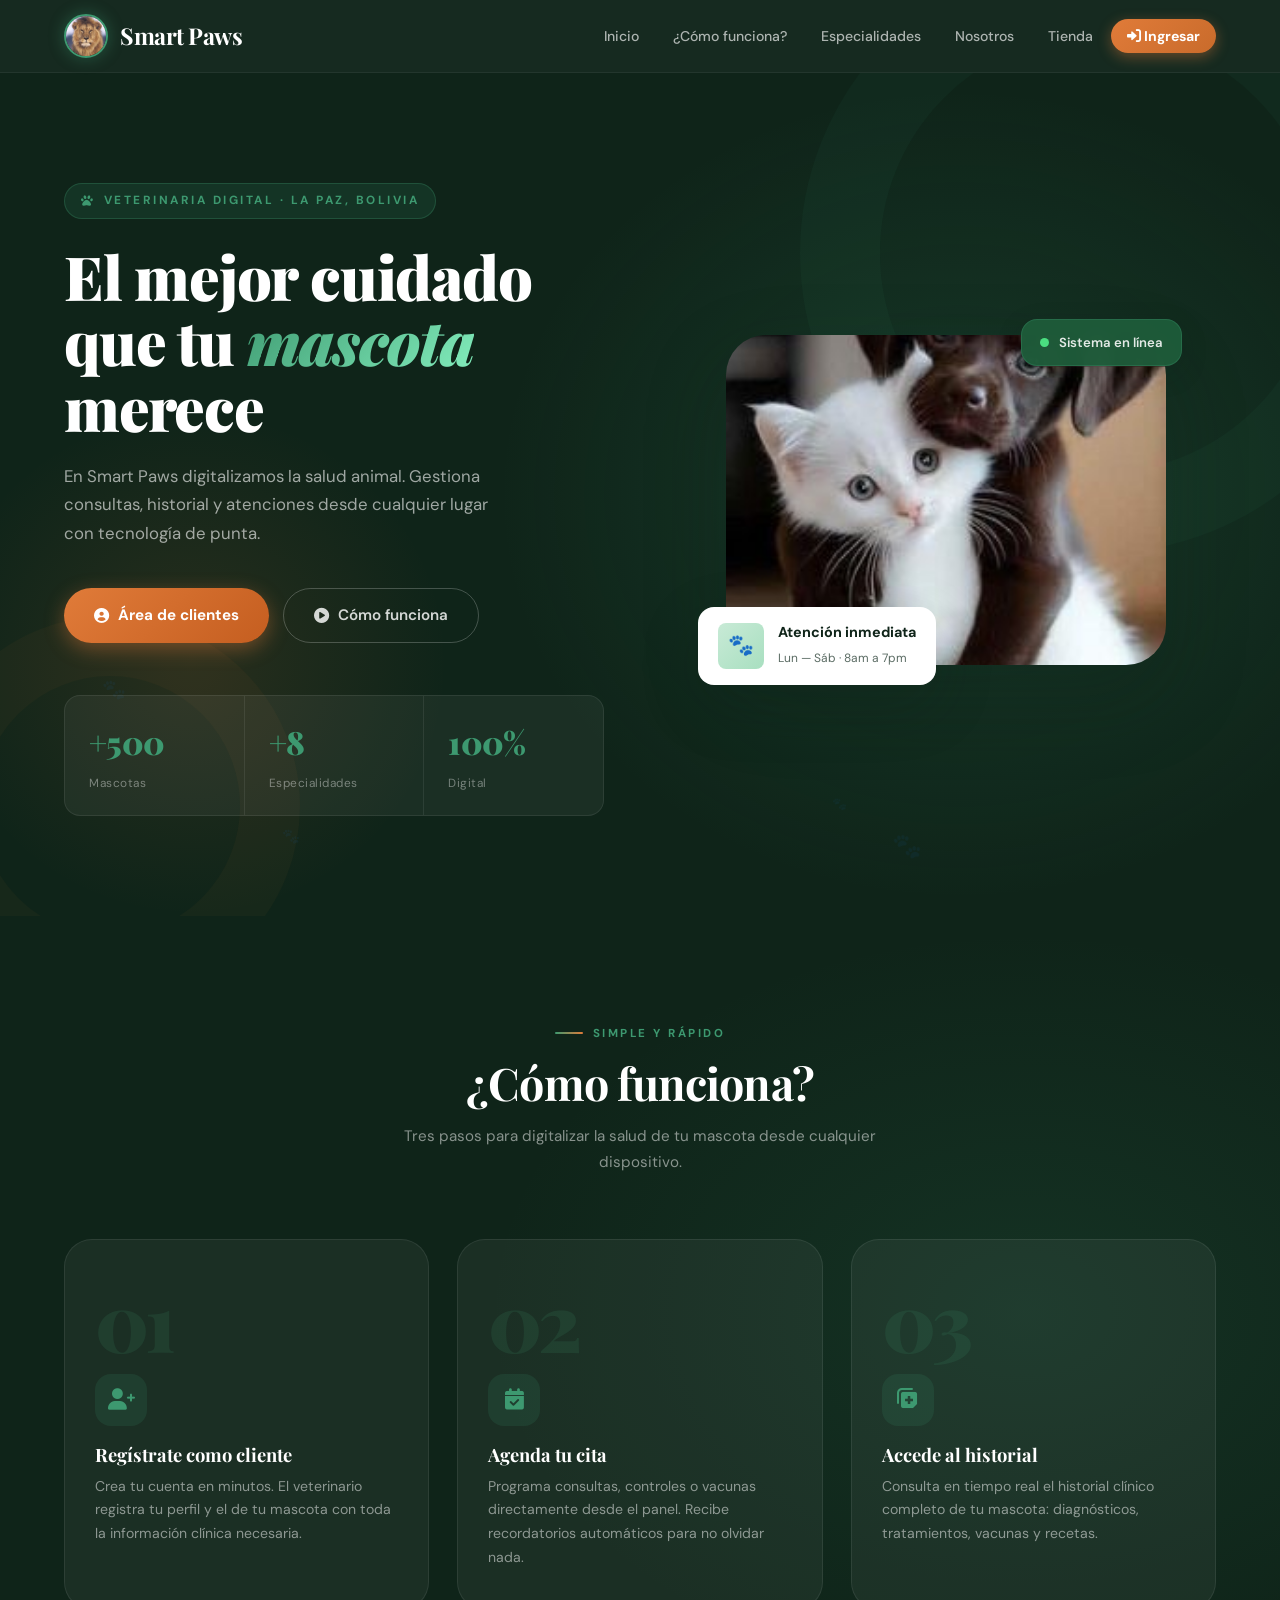
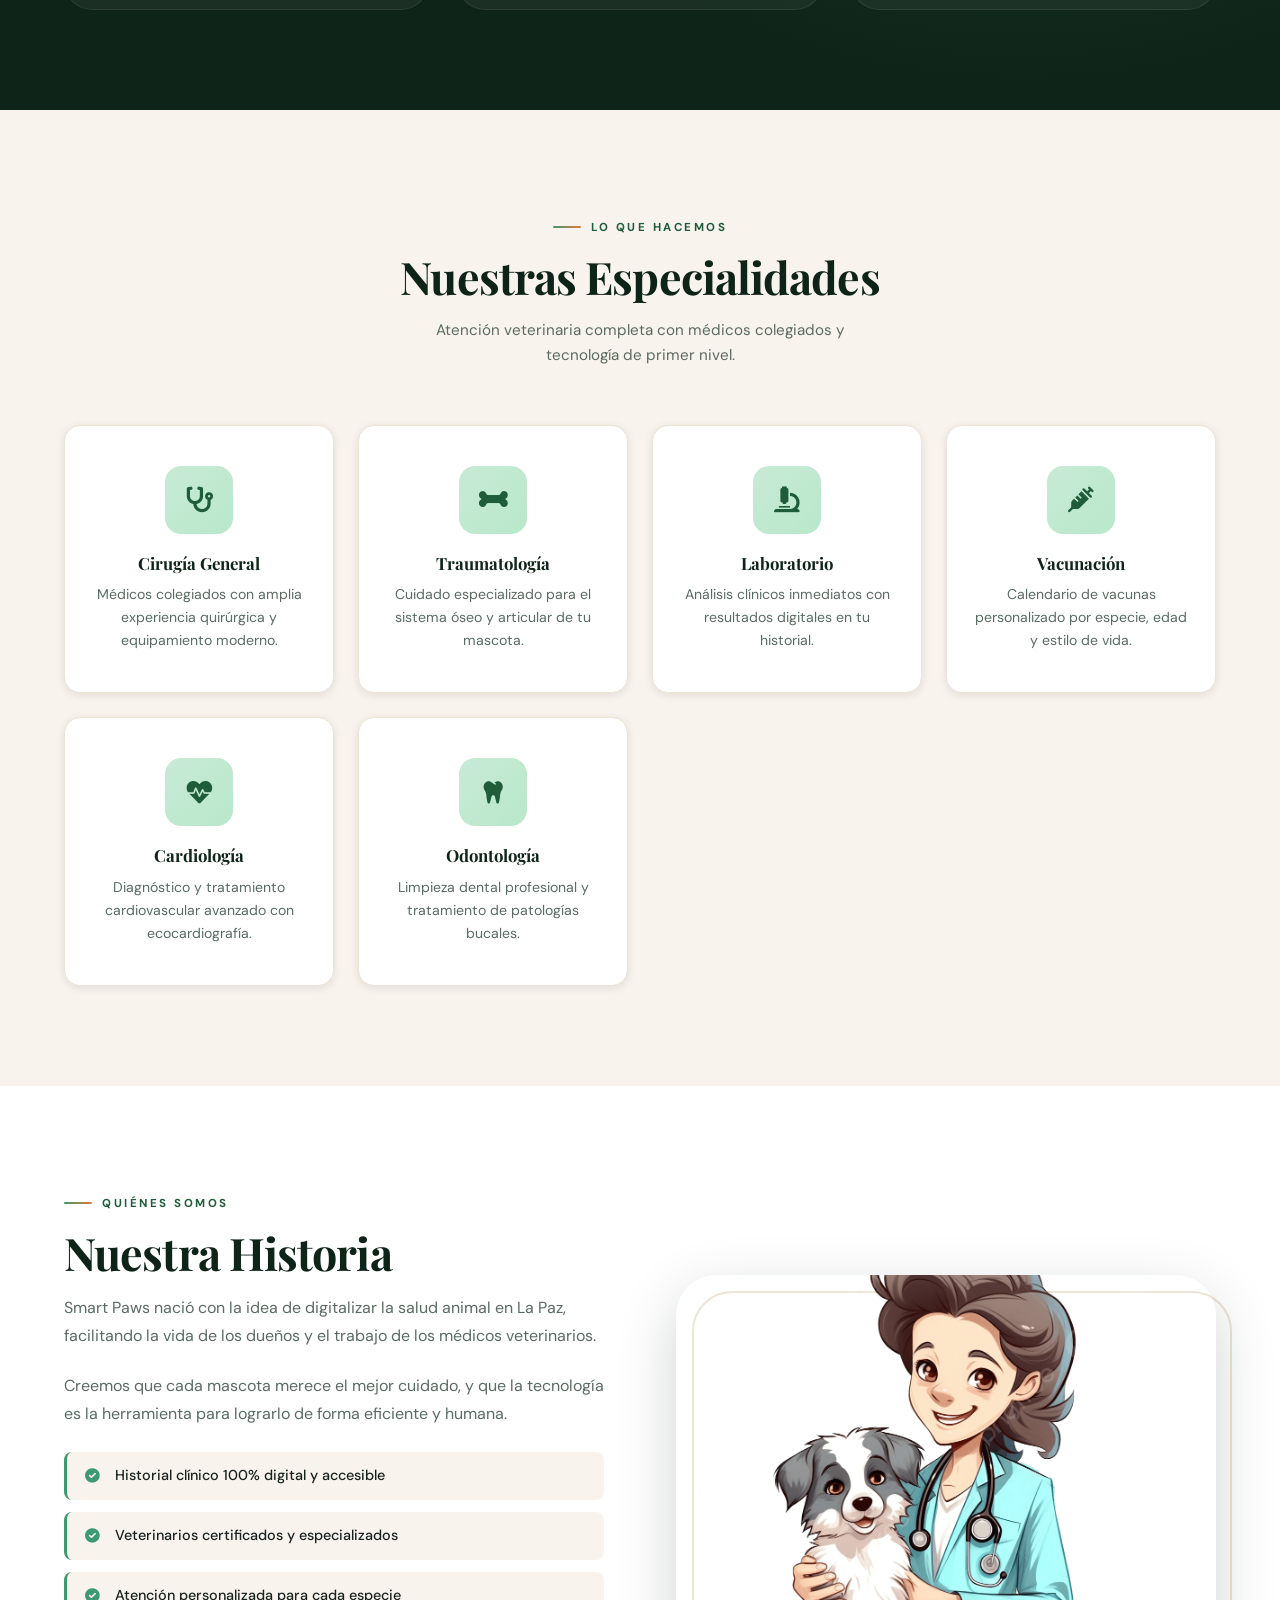
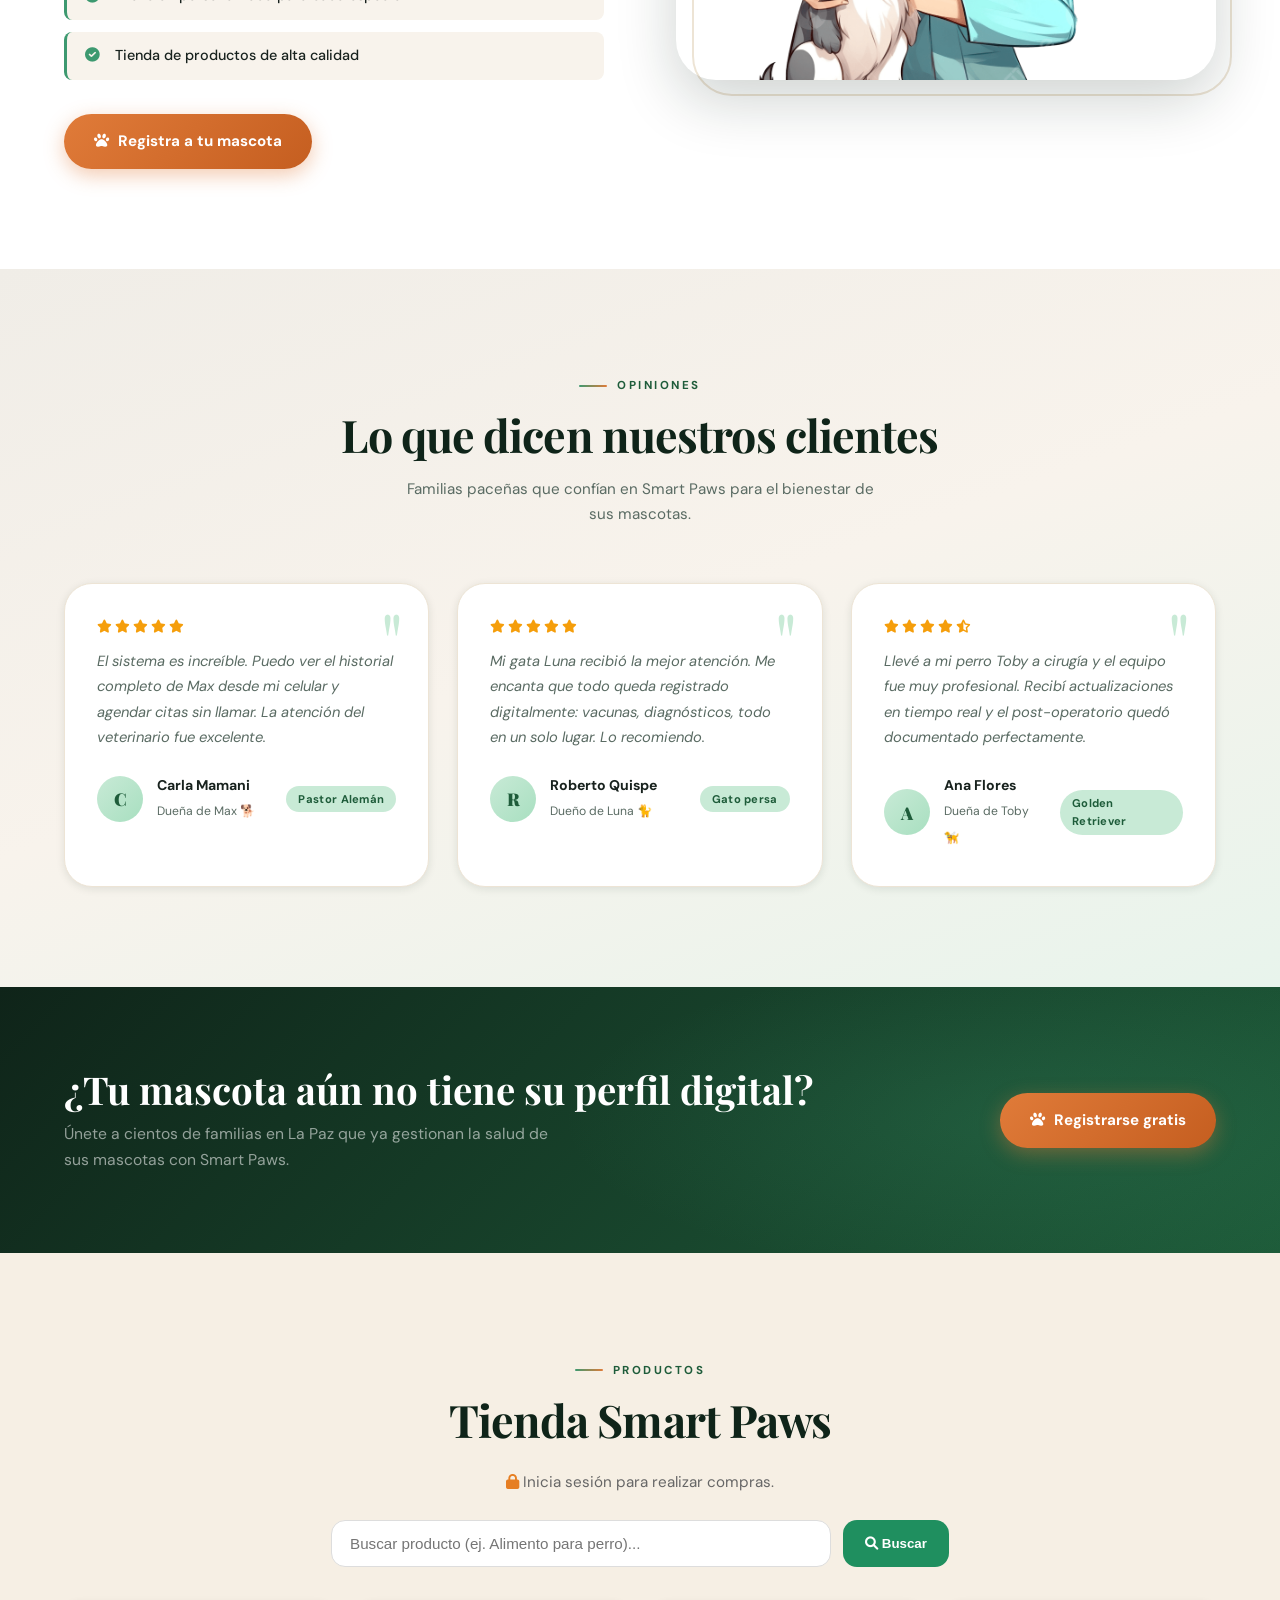
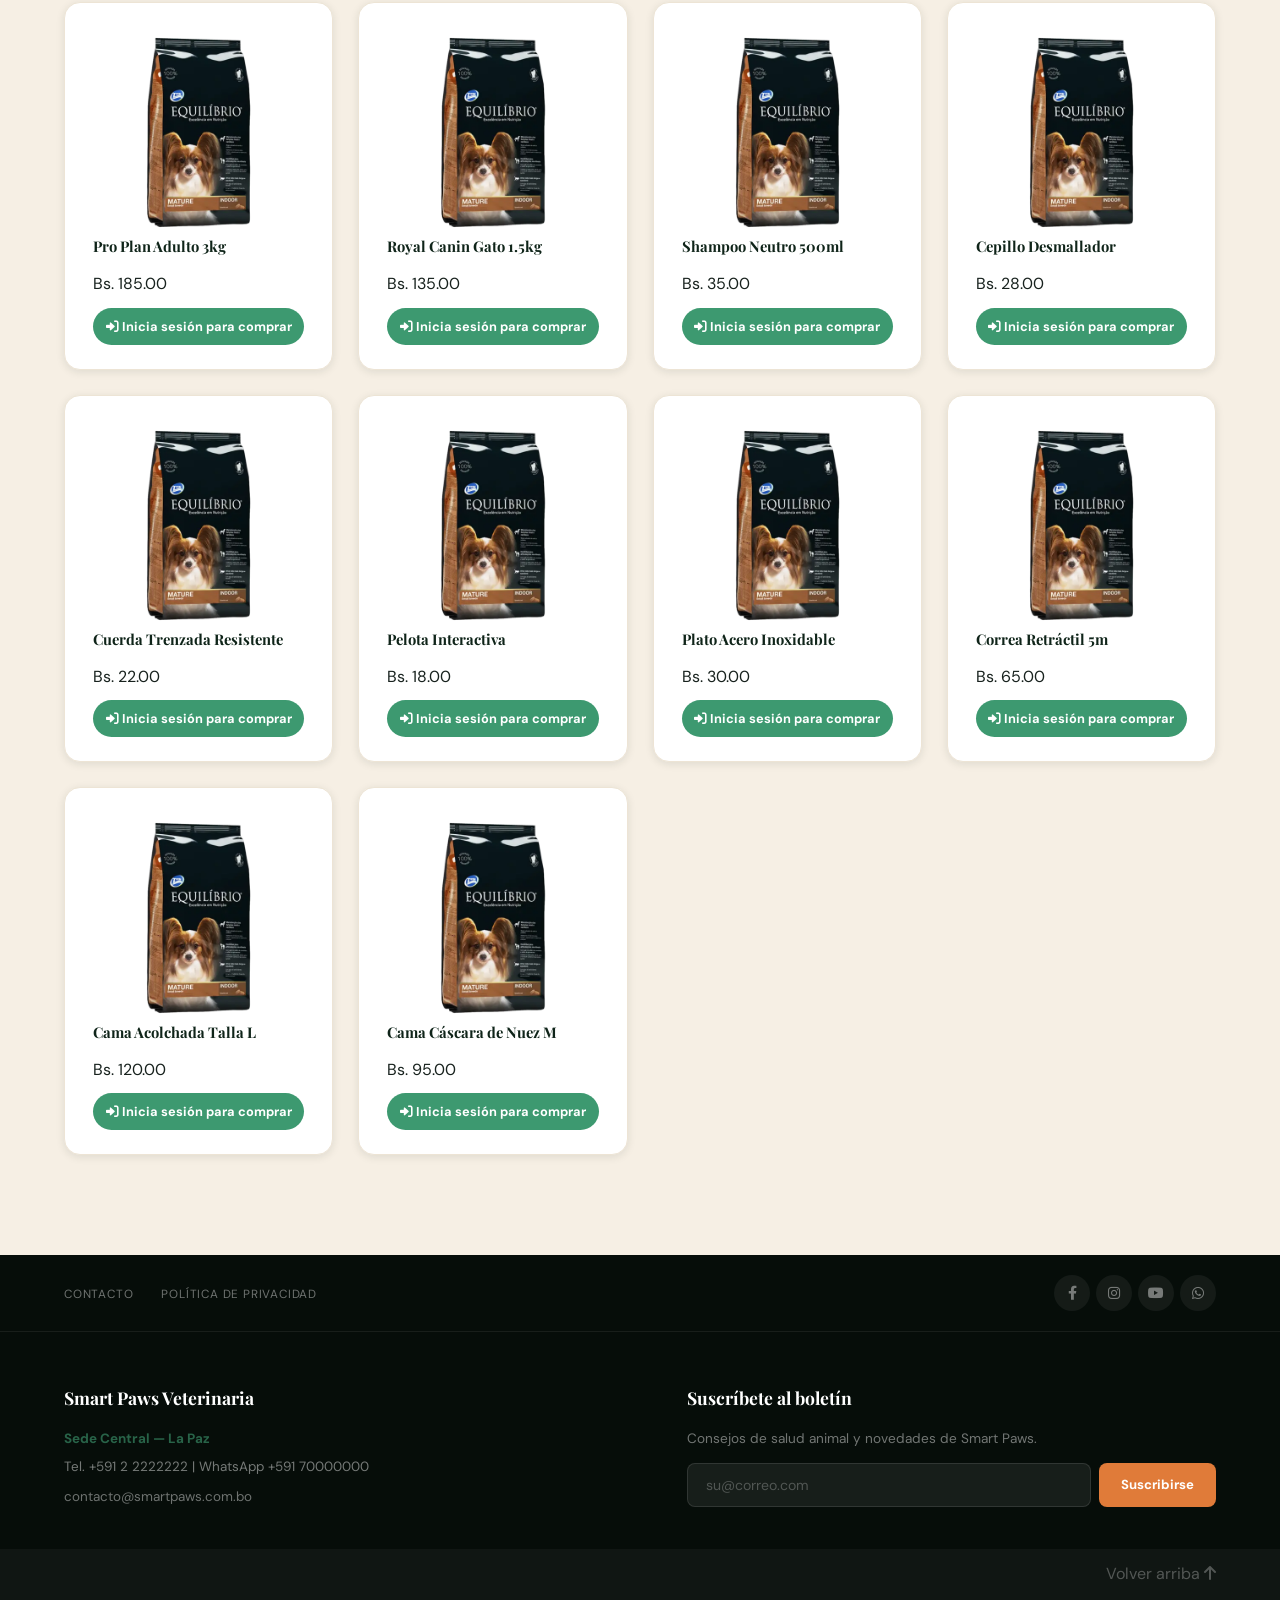
<file: index.html>
<!--index.html-->
<!DOCTYPE html>
<html lang="es">
<head>
  <meta charset="UTF-8">
  <meta name="viewport" content="width=device-width, initial-scale=1.0">
  <title>Smart Paws — Veterinaria Digital · La Paz</title>
  <link rel="stylesheet" href="css/style.css">
  <link rel="stylesheet" href="css/home.css">
  <link rel="stylesheet" href="css/shop.css">
  <link rel="stylesheet" href="https://cdnjs.cloudflare.com/ajax/libs/font-awesome/6.0.0/css/all.min.css">
  
</head>
<body>

  <header class="main-header" id="main-header">
    <div class="container header-flex">
      <button class="menu-toggle" id="mobile-menu"><i class="fas fa-bars"></i></button>
      <div class="logo">
        <img src="img/leon.jpg" alt="Smart Paws">
        <span>Smart Paws</span>
      </div>
      <nav class="nav-menu" id="nav-menu">
        <ul>
          <li><a href="index.html">Inicio</a></li>
          <li><a href="#como">¿Cómo funciona?</a></li>
          <li><a href="#especialidad">Especialidades</a></li>
          <li><a href="#nosotros">Nosotros</a></li>
          <li><a href="#tienda">Tienda</a></li>
          <li><a href="login.html" class="btn-nav"><i class="fas fa-sign-in-alt"></i> Ingresar</a></li>
        </ul>
      </nav>
    </div>
  </header>

  <!-- HERO -->
  <section class="hero">
    <div class="hero-bg"></div>
    <div class="hero-circle"></div>
    <div class="hero-circle-2"></div>
    <div class="hero-paws">
      <span>🐾</span><span>🐾</span><span>🐾</span><span>🐾</span><span>🐾</span>
    </div>
    <div class="container hero-inner">
      <div class="hero-text">
        <span class="eyebrow"><i class="fas fa-paw"></i> Veterinaria Digital · La Paz, Bolivia</span>
        <h1>El mejor cuidado<br>que tu <em>mascota</em><br>merece</h1>
        <p>En Smart Paws digitalizamos la salud animal. Gestiona consultas, historial y atenciones desde cualquier lugar con tecnología de punta.</p>
        <div class="hero-actions">
          <a href="login.html" class="btn-primary"><i class="fas fa-user-circle"></i> Área de clientes</a>
          <a href="#como" class="btn-outline"><i class="fas fa-play-circle"></i> Cómo funciona</a>
        </div>
        <div class="hero-stats">
          <div class="stat"><span>+500</span><small>Mascotas</small></div>
          <div class="stat"><span>8+</span><small>Especialidades</small></div>
          <div class="stat"><span>100%</span><small>Digital</small></div>
        </div>
      </div>
      <div class="hero-image">
        <div class="hero-image-frame">
          <div class="hero-image-glow"></div>
          <img src="img/perrogato.jpg" alt="Mascotas felices">
          <div class="hero-badge">
            <div class="badge-icon">🐾</div>
            <div class="badge-text">
              <strong>Atención inmediata</strong>
              <span>Lun — Sáb · 8am a 7pm</span>
            </div>
          </div>
          <div class="hero-badge-2">
            <div class="pulse-dot"></div>
            <span>Sistema en línea</span>
          </div>
        </div>
      </div>
    </div>
  </section>

  <!-- CÓMO FUNCIONA -->
  <section id="como" class="como-bg section-padding">
    <div class="container">
      <div class="como-header fade-up">
        <span class="section-label">Simple y rápido</span>
        <h2 class="section-title">¿Cómo funciona?</h2>
        <p>Tres pasos para digitalizar la salud de tu mascota desde cualquier dispositivo.</p>
      </div>
      <div class="pasos-grid">
        <div class="paso fade-up">
          <div class="paso-num">01</div>
          <div class="paso-icon"><i class="fas fa-user-plus"></i></div>
          <h3>Regístrate como cliente</h3>
          <p>Crea tu cuenta en minutos. El veterinario registra tu perfil y el de tu mascota con toda la información clínica necesaria.</p>
        </div>
        <div class="paso fade-up">
          <div class="paso-num">02</div>
          <div class="paso-icon"><i class="fas fa-calendar-check"></i></div>
          <h3>Agenda tu cita</h3>
          <p>Programa consultas, controles o vacunas directamente desde el panel. Recibe recordatorios automáticos para no olvidar nada.</p>
        </div>
        <div class="paso fade-up">
          <div class="paso-num">03</div>
          <div class="paso-icon"><i class="fas fa-notes-medical"></i></div>
          <h3>Accede al historial</h3>
          <p>Consulta en tiempo real el historial clínico completo de tu mascota: diagnósticos, tratamientos, vacunas y recetas.</p>
        </div>
      </div>
    </div>
  </section>

  <!-- ESPECIALIDADES -->
  <section id="especialidad" class="section-padding especialidades-bg">
    <div class="container">
      <div class="especialidades-header fade-up">
        <span class="section-label">Lo que hacemos</span>
        <h2 class="section-title">Nuestras Especialidades</h2>
        <p style="color:var(--texto-suave);max-width:460px;margin:0 auto;font-size:.95rem;">Atención veterinaria completa con médicos colegiados y tecnología de primer nivel.</p>
      </div>
      <div class="grid-especialidades">
        <div class="card-especialidad fade-up">
          <div class="card-icon"><i class="fas fa-stethoscope"></i></div>
          <h3>Cirugía General</h3>
          <p>Médicos colegiados con amplia experiencia quirúrgica y equipamiento moderno.</p>
        </div>
        <div class="card-especialidad fade-up">
          <div class="card-icon"><i class="fas fa-bone"></i></div>
          <h3>Traumatología</h3>
          <p>Cuidado especializado para el sistema óseo y articular de tu mascota.</p>
        </div>
        <div class="card-especialidad fade-up">
          <div class="card-icon"><i class="fas fa-microscope"></i></div>
          <h3>Laboratorio</h3>
          <p>Análisis clínicos inmediatos con resultados digitales en tu historial.</p>
        </div>
        <div class="card-especialidad fade-up">
          <div class="card-icon"><i class="fas fa-syringe"></i></div>
          <h3>Vacunación</h3>
          <p>Calendario de vacunas personalizado por especie, edad y estilo de vida.</p>
        </div>
        <div class="card-especialidad fade-up">
          <div class="card-icon"><i class="fas fa-heartbeat"></i></div>
          <h3>Cardiología</h3>
          <p>Diagnóstico y tratamiento cardiovascular avanzado con ecocardiografía.</p>
        </div>
        <div class="card-especialidad fade-up">
          <div class="card-icon"><i class="fas fa-tooth"></i></div>
          <h3>Odontología</h3>
          <p>Limpieza dental profesional y tratamiento de patologías bucales.</p>
        </div>
      </div>
    </div>
  </section>

  <!-- HISTORIA / NOSOTROS -->
  <section id="nosotros" class="section-padding historia-bg">
    <div class="container grid-2">
      <div class="text-content fade-up">
        <span class="section-label">Quiénes somos</span>
        <h2 class="section-title">Nuestra Historia</h2>
        <p>Smart Paws nació con la idea de digitalizar la salud animal en La Paz, facilitando la vida de los dueños y el trabajo de los médicos veterinarios.</p>
        <p>Creemos que cada mascota merece el mejor cuidado, y que la tecnología es la herramienta para lograrlo de forma eficiente y humana.</p>
        <div class="feature-list">
          <div class="feature-item"><i class="fas fa-check-circle"></i><span>Historial clínico 100% digital y accesible</span></div>
          <div class="feature-item"><i class="fas fa-check-circle"></i><span>Veterinarios certificados y especializados</span></div>
          <div class="feature-item"><i class="fas fa-check-circle"></i><span>Atención personalizada para cada especie</span></div>
          <div class="feature-item"><i class="fas fa-check-circle"></i><span>Tienda de productos de alta calidad</span></div>
        </div>
        <a href="login.html" class="btn-primary" style="margin-top:10px;display:inline-flex;"><i class="fas fa-paw"></i> Registra a tu mascota</a>
      </div>
      <div class="image-content fade-up">
        <img src="img/veterinaria.png" alt="Equipo Smart Paws">
      </div>
    </div>
  </section>

  <!-- TESTIMONIOS -->
  <section class="testimonios-bg section-padding">
    <div class="container">
      <div class="testimonios-header fade-up">
        <span class="section-label">Opiniones</span>
        <h2 class="section-title">Lo que dicen nuestros clientes</h2>
        <p style="color:var(--texto-suave);max-width:480px;margin:0 auto;font-size:.95rem;">Familias paceñas que confían en Smart Paws para el bienestar de sus mascotas.</p>
      </div>
      <div class="testimonios-grid">
        <div class="testimonio fade-up">
          <div class="testimonio-stars">
            <i class="fas fa-star"></i><i class="fas fa-star"></i><i class="fas fa-star"></i><i class="fas fa-star"></i><i class="fas fa-star"></i>
          </div>
          <p>El sistema es increíble. Puedo ver el historial completo de Max desde mi celular y agendar citas sin llamar. La atención del veterinario fue excelente.</p>
          <div class="testimonio-autor">
            <div class="autor-avatar">C</div>
            <div class="autor-info">
              <strong>Carla Mamani</strong>
              <span>Dueña de Max 🐕</span>
            </div>
            <span class="autor-mascota">Pastor Alemán</span>
          </div>
        </div>
        <div class="testimonio fade-up">
          <div class="testimonio-stars">
            <i class="fas fa-star"></i><i class="fas fa-star"></i><i class="fas fa-star"></i><i class="fas fa-star"></i><i class="fas fa-star"></i>
          </div>
          <p>Mi gata Luna recibió la mejor atención. Me encanta que todo queda registrado digitalmente: vacunas, diagnósticos, todo en un solo lugar. Lo recomiendo.</p>
          <div class="testimonio-autor">
            <div class="autor-avatar">R</div>
            <div class="autor-info">
              <strong>Roberto Quispe</strong>
              <span>Dueño de Luna 🐈</span>
            </div>
            <span class="autor-mascota">Gato persa</span>
          </div>
        </div>
        <div class="testimonio fade-up">
          <div class="testimonio-stars">
            <i class="fas fa-star"></i><i class="fas fa-star"></i><i class="fas fa-star"></i><i class="fas fa-star"></i><i class="fas fa-star-half-alt"></i>
          </div>
          <p>Llevé a mi perro Toby a cirugía y el equipo fue muy profesional. Recibí actualizaciones en tiempo real y el post-operatorio quedó documentado perfectamente.</p>
          <div class="testimonio-autor">
            <div class="autor-avatar">A</div>
            <div class="autor-info">
              <strong>Ana Flores</strong>
              <span>Dueña de Toby 🦮</span>
            </div>
            <span class="autor-mascota">Golden Retriever</span>
          </div>
        </div>
      </div>
    </div>
  </section>

  <!-- CTA BAND -->
  <section class="cta-band">
    <div class="container cta-inner">
      <div class="cta-text fade-up">
        <h2>¿Tu mascota aún no tiene su perfil digital?</h2>
        <p>Únete a cientos de familias en La Paz que ya gestionan la salud de sus mascotas con Smart Paws.</p>
      </div>
      <div class="cta-actions fade-up">
        <a href="login.html" class="btn-primary"><i class="fas fa-paw"></i> Registrarse gratis</a>
      </div>
    </div>
  </section>

  <!-- TIENDA -->
  <section id="tienda" class="shop-preview section-padding">
    <div class="container">
      <div class="shop-header fade-up">
        <span class="section-label">Productos</span>
        <h2 class="section-title">Tienda Smart Paws</h2>
      </div>
      <p class="info-text"><i class="fas fa-lock"></i> Inicia sesión para realizar compras.</p>
      <div class="search-container">
        <input type="text" id="input-busqueda" placeholder="Buscar producto (ej. Alimento para perro)...">
        <button id="btn-buscar"><i class="fas fa-search"></i> Buscar</button>
      </div>
      <div class="product-grid" id="contenedor-productos">
        <p style="color:var(--texto-suave);">Cargando productos...</p>
      </div>
    </div>
  </section>

  <!-- FOOTER -->
  <footer class="main-footer">
    <div class="footer-top">
      <div class="container footer-top-flex">
        <div class="footer-links-top">
          <a href="#">Contacto</a>
          <a href="#">Política de privacidad</a>
        </div>
        <div class="footer-social">
          <a href="#"><i class="fab fa-facebook-f"></i></a>
          <a href="#"><i class="fab fa-instagram"></i></a>
          <a href="#"><i class="fab fa-youtube"></i></a>
          <a href="#"><i class="fab fa-whatsapp"></i></a>
        </div>
      </div>
    </div>
    <div class="footer-main">
      <div class="container footer-grid-custom">
        <div class="footer-info">
          <h3>Smart Paws Veterinaria</h3>
          <p class="city-title">Sede Central — La Paz</p>
          <p>Tel. +591 2 2222222 | WhatsApp +591 70000000</p>
          <a href="mailto:contacto@smartpaws.com.bo">contacto@smartpaws.com.bo</a>
        </div>
        <div class="footer-newsletter">
          <h3>Suscríbete al boletín</h3>
          <p style="font-size:.85rem;margin-bottom:12px;opacity:.6;">Consejos de salud animal y novedades de Smart Paws.</p>
          <div class="newsletter-form">
            <input type="email" placeholder="su@correo.com">
            <button type="button">Suscribirse</button>
          </div>
        </div>
      </div>
    </div>
    <div class="back-to-top">
      <a href="#">Volver arriba <i class="fas fa-arrow-up"></i></a>
    </div>
  </footer>

  <script src="js/main.js"></script>
  <script src="js/tienda-preview.js"></script>
  <script>
    // Scroll animations
    const observer = new IntersectionObserver((entries) => {
      entries.forEach(e => { if (e.isIntersecting) e.target.classList.add('visible'); });
    }, { threshold: 0.12 });
    document.querySelectorAll('.fade-up').forEach(el => observer.observe(el));

    // Header scroll effect
    const header = document.getElementById('main-header');
    window.addEventListener('scroll', () => {
      header.classList.toggle('scrolled', window.scrollY > 60);
    });

    // Mobile menu
    /*document.getElementById('mobile-menu').addEventListener('click', () => {
      document.getElementById('nav-menu').classList.toggle('active');
    });*/

    // Animated counters
    function animateCounter(el, target, suffix='') {
      let count = 0;
      const step = Math.ceil(target / 60);
      const timer = setInterval(() => {
        count += step;
        if (count >= target) { count = target; clearInterval(timer); }
        el.textContent = (suffix === '+' ? '+' : '') + count + (suffix !== '+' ? suffix : '');
      }, 30);
    }
    const statsObserver = new IntersectionObserver((entries) => {
      entries.forEach(e => {
        if (e.isIntersecting) {
          const spans = e.target.querySelectorAll('.stat span');
          spans.forEach(span => {
            const text = span.textContent;
            if (text.includes('+')) animateCounter(span, parseInt(text), '+');
            else if (text.includes('%')) animateCounter(span, parseInt(text), '%');
            else animateCounter(span, parseInt(text));
          });
          statsObserver.unobserve(e.target);
        }
      });
    }, { threshold: 0.5 });
    const heroStats = document.querySelector('.hero-stats');
    if (heroStats) statsObserver.observe(heroStats);
  </script>

</body>
</html>
</file>
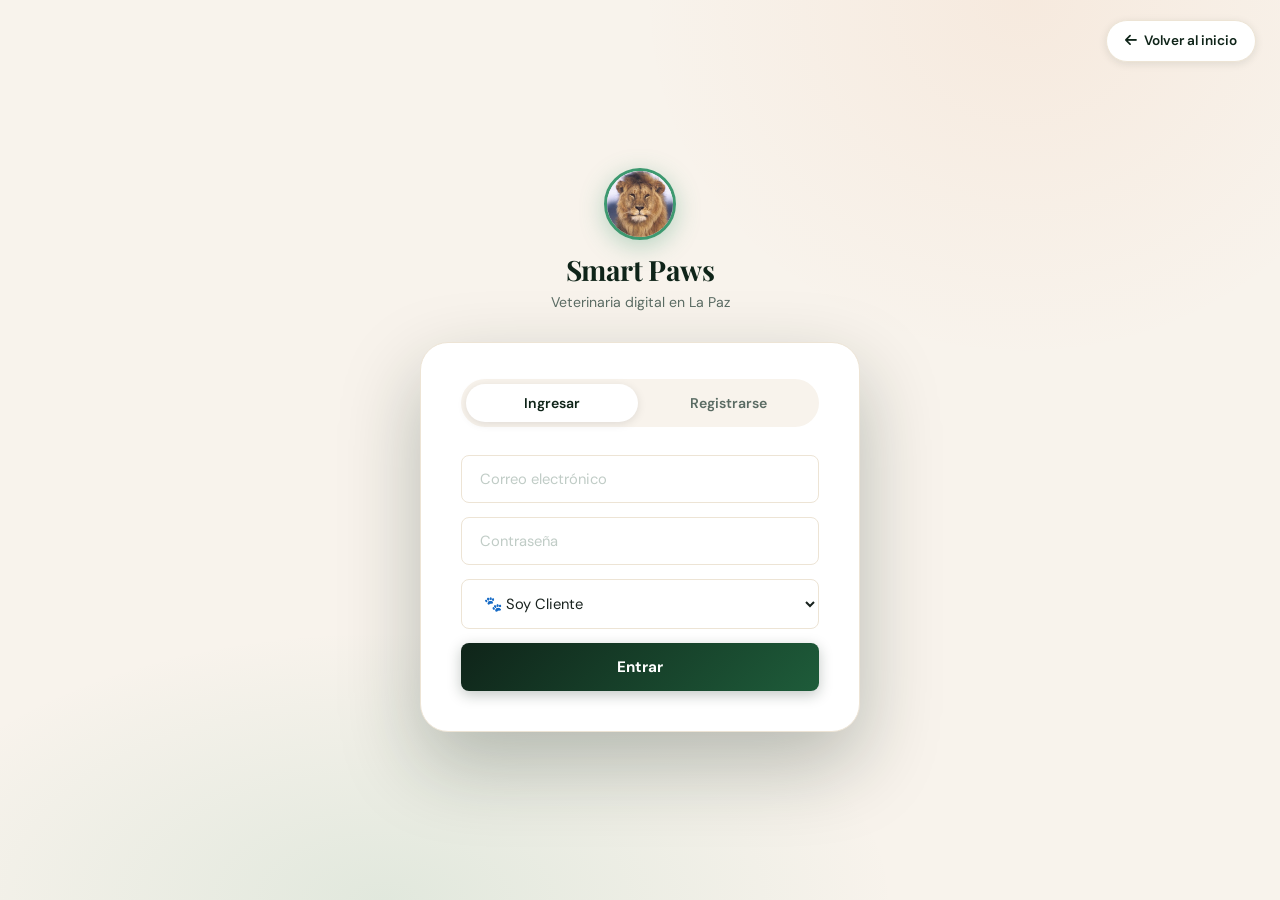
<file: login.html>
<!--login.html-->
<!DOCTYPE html>
<html lang="es">
<head>
  <meta charset="UTF-8">
  <meta name="viewport" content="width=device-width, initial-scale=1.0">
  <title>Smart Paws — Acceso</title>
  <link rel="stylesheet" href="css/style.css">
  <link rel="stylesheet" href="https://cdnjs.cloudflare.com/ajax/libs/font-awesome/6.0.0/css/all.min.css">
</head>
<body>

  <a href="index.html" class="auth-back"><i class="fas fa-arrow-left"></i> Volver al inicio</a>

  <div class="auth-page">
    <div class="auth-wrapper">
      <div class="auth-logo">
        <img src="img/leon.jpg" alt="Smart Paws">
        <h2>Smart Paws</h2>
        <p>Veterinaria digital en La Paz</p>
      </div>

      <div class="auth-card">
        <div class="tab-group">
          <button class="tab-btn active" onclick="switchTab('login')">Ingresar</button>
          <button class="tab-btn" onclick="switchTab('registro')">Registrarse</button>
        </div>

        <!-- LOGIN -->
        <div id="section-login">
          <form class="input-group">
            <input type="text" id="login-usuario" name="usuario" placeholder="Correo electrónico" required>
            <input type="password" id="login-pass" name="contrasena" placeholder="Contraseña" required>
            <select id="rol-login">
              <option value="cliente">🐾 Soy Cliente</option>
              <option value="veterinario">🩺 Soy Veterinario</option>
            </select>
            <button type="submit" class="btn-principal">Entrar</button>
          </form>
        </div>

        <!-- REGISTRO -->
        <div id="section-registro" class="hidden">
          <form class="input-group" id="form-registro">
            <input type="number" id="reg-carnet" placeholder="Carnet de Identidad" required>
            <input type="text" id="reg-nombre" placeholder="Nombres" required>
            <input type="text" id="reg-apellido" placeholder="Apellidos" required>
            <input type="email" id="reg-correo" placeholder="Correo electrónico" required>
            <input type="password" id="reg-pass" placeholder="Crear contraseña" required>
            <input type="hidden" id="reg-rol" value="veterinario">
            <p style="font-size:.8rem;color:var(--texto-suave);text-align:center;">Registro habilitado solo para veterinarios.</p>
            <button type="submit" class="btn-principal">Crear cuenta</button>
          </form>
        </div>
      </div>
    </div>
  </div>

  <script src="js/auth.js"></script>
</body>
</html>
</file>
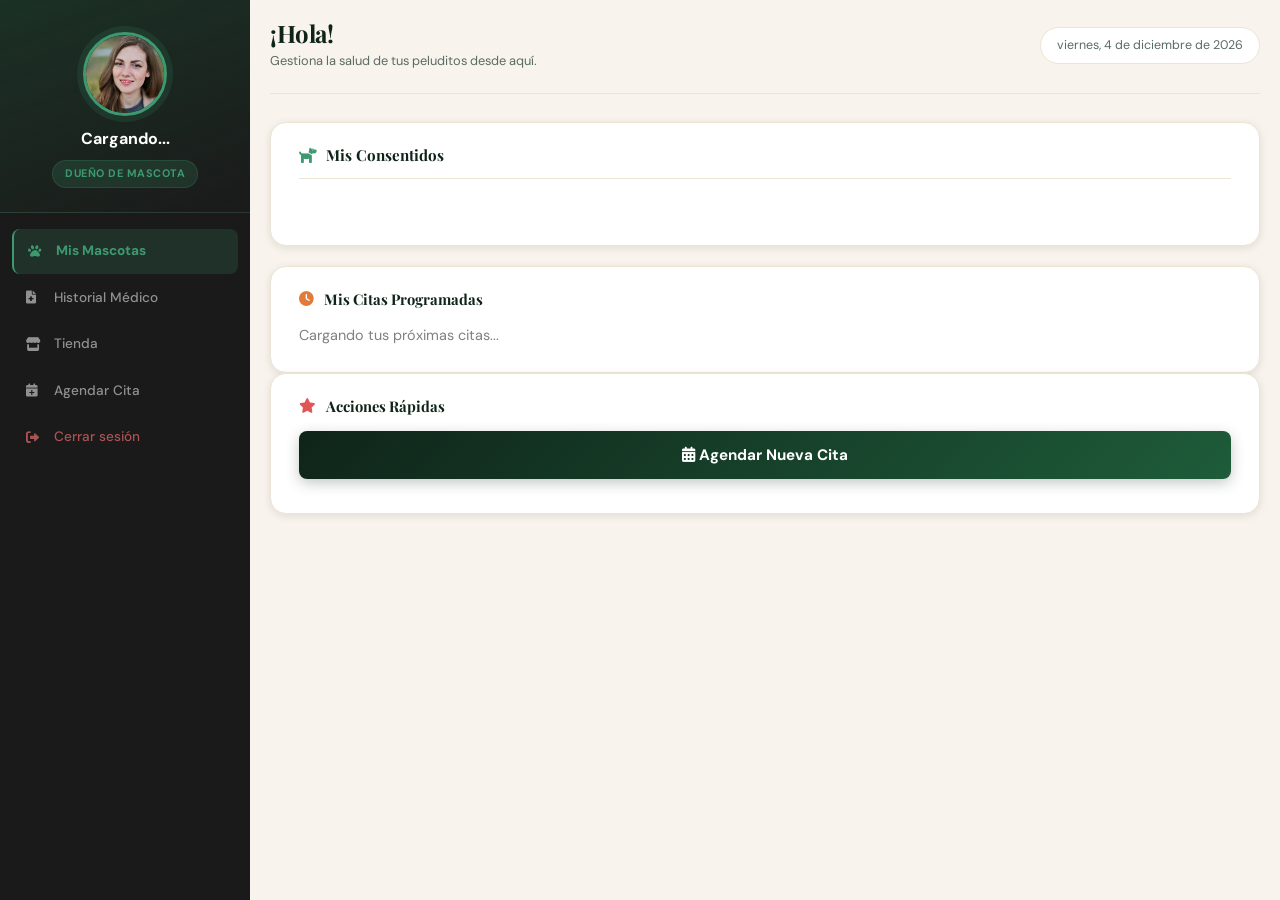
<file: mi-mascota.html>
<!--mi-mascota.html-->
<!DOCTYPE html>
<html lang="es">
<head>
  <meta charset="UTF-8">
  <meta name="viewport" content="width=device-width, initial-scale=1.0">
  <title>Smart Paws — Mi Panel</title>
  <link rel="stylesheet" href="https://cdnjs.cloudflare.com/ajax/libs/font-awesome/6.0.0/css/all.min.css">
  <link rel="stylesheet" href="css/style.css">

  <style>

    .sidebar {
    position: fixed; /* Lo fija a la izquierda */
    top: 0;
    left: 0;
    height: 100vh; /* Ocupa el 100% del alto de la vista */
    width: 250px; /* Ajusta según tu diseño */
    background-color: #1a1a1a; /* O el color que prefieras */
    overflow-y: auto; /* Permite scroll si hay muchos menús */
    z-index: 1000;
}

.main-content {
    margin-left: 250px; /* Empuja el contenido para que no lo tape el sidebar */
    padding: 20px;
    min-height: 100vh;
}
    .modal-overlay {
    position: fixed;
    top: 0;
    left: 0;
    width: 100%;
    height: 100%;
    background: rgba(0, 0, 0, 0.7); /* Fondo oscuro translúcido */
    display: flex;
    justify-content: center;
    align-items: center;
    z-index: 2000; /* Por encima de todo */
}

.modal-card {
    background: white;
    padding: 30px;
    border-radius: 15px;
    width: 90%;
    max-width: 500px;
    box-shadow: 0 10px 30px rgba(0,0,0,0.3);
    position: relative;
}
/* Asegúrate de que el header del modal sea relativo */
.modal-header {
    display: flex;
    justify-content: space-between;
    align-items: center;
    position: relative; /* Importante para posicionar la X */
    padding-bottom: 15px;
    border-bottom: 1px solid #eee;
}

/* Estilo para la X de cierre */
.btn-cerrar {
    background: none;
    border: none;
    font-size: 1.5rem;
    cursor: pointer;
    color: #666;
    line-height: 1;
    padding: 5px;
    transition: color 0.2s;
}

.btn-cerrar:hover {
    color: #ff4d4d; /* Se pone roja al pasar el mouse */
}
  </style>
</head>
<body>

<div class="vet-page"> <!-- Mantenemos la clase para usar el mismo CSS -->

  <!-- SIDEBAR DUEÑO -->
  <aside class="sidebar" id="sidebar">
    <div class="vet-info">
      <img src="img/dueno.jpg" alt="Usuario" class="avatar">
      <h3 id="nombre-dueno">Cargando...</h3>
      <span class="sidebar-tag">Dueño de Mascota</span>
    </div>

    <nav class="side-nav">
      <a href="#" class="active"><i class="fas fa-paw"></i> Mis Mascotas</a>
      <a href="#historial-global"><i class="fas fa-file-medical"></i> Historial Médico</a>
      <a href="tienda.html"><i class="fas fa-store"></i> Tienda</a>
      <a href="javascript:void(0)" onclick="agendarCita()"><i class="fas fa-calendar-plus"></i> Agendar Cita</a>
      <a href="php/logout.php" class="logout"><i class="fas fa-sign-out-alt"></i> Cerrar sesión</a>
    </nav>
  </aside>

  <!-- CONTENIDO PRINCIPAL -->
  <main class="main-content">
    <div class="content-header">
      <div style="display:flex;align-items:center;gap:14px;">
        <button id="menu-toggle" class="menu-toggle"><i class="fas fa-bars"></i></button>
        <div>
          <h1 id="saludo-dueno">¡Hola!</h1>
          <p style="font-size:.8rem;color:var(--texto-suave);margin-top:2px;">Gestiona la salud de tus peluditos desde aquí.</p>
        </div>
      </div>
      <span class="header-date" id="fecha-hoy"></span>
    </div>

    <!-- MIS MASCOTAS GRID -->
    <div class="block">
      <h3><i class="fas fa-dog" style="color:var(--verde-vivo)"></i> Mis Consentidos</h3>
      <div id="lista-mis-mascotas" class="stats-row" style="display: grid; grid-template-columns: repeat(auto-fill, minmax(280px, 1fr)); gap: 20px;">
        <!-- Se llena con JS -->
      </div>
    </div>

    <!-- PRÓXIMAS CITAS DEL DUEÑO -->
<div class="card">
  <h3><i class="fas fa-clock" style="color:var(--ambar)"></i> Mis Citas Programadas</h3>
  <!-- El JS buscará este ID para reemplazar el "Cargando..." por las citas reales -->
  <div id="citas-dueno" class="lista-citas">
    <p style="font-size: .9rem; color: gray;">Cargando tus próximas citas...</p>
  </div>
</div>
      

      <!-- ACCESO RÁPIDO -->
      <div class="card">
        <h3><i class="fas fa-star" style="color:var(--coral)"></i> Acciones Rápidas</h3>
        
        <button class="btn-principal" style="width:100%; margin-bottom:10px;" onclick="agendarCita()">
          <i class="fas fa-calendar-alt"></i> Agendar Nueva Cita
        </button>
      </div>
    </div>
  </main>
</div>
<!-- MODAL PARA AGENDAR CITA -->
<div id="modal-cita" class="modal-overlay hidden">
    <div class="modal-card">
        <div class="modal-header">


            <h3><i class="fas fa-calendar-plus"></i> Agendar Nueva Cita</h3>
            <button onclick="cerrarModal()" class="btn-cerrar">&times;</button>
        </div>

        <form id="form-agendar-cita" class="input-group">
            <label>Selecciona tu mascota:</label>
            <select id="select-mascotas" name="id_mascota" required>
                <!-- Se llena dinámicamente desde cliente.js -->
            </select>

            <label>Fecha:</label>
            <input type="date" name="fecha" id="input-fecha" required>

            <label>Hora:</label>
            <input type="time" name="hora" id="input-hora" required>

            
            <label>Selecciona el Veterinario:</label>
            <select id="select-veterinarios" name="carnetVet" required>
              <option value="" disabled selected>Cargando especialistas...</option>
            </select>

            <label>Motivo de la cita:</label>
            <textarea name="motivo" placeholder="Ej: Control de rutina o audición del coro..."></textarea>

            <button type="submit" class="btn-principal" style="margin-top:15px;">Confirmar Cita</button>
        </form>
    </div>
</div>
<script src="js/cliente.js"></script>
<script>  
    document.getElementById('fecha-hoy').textContent = new Date().toLocaleDateString('es-BO', {
      weekday: 'long', year: 'numeric', month: 'long', day: 'numeric'
    });
</script>
</body>
</html>
</file>
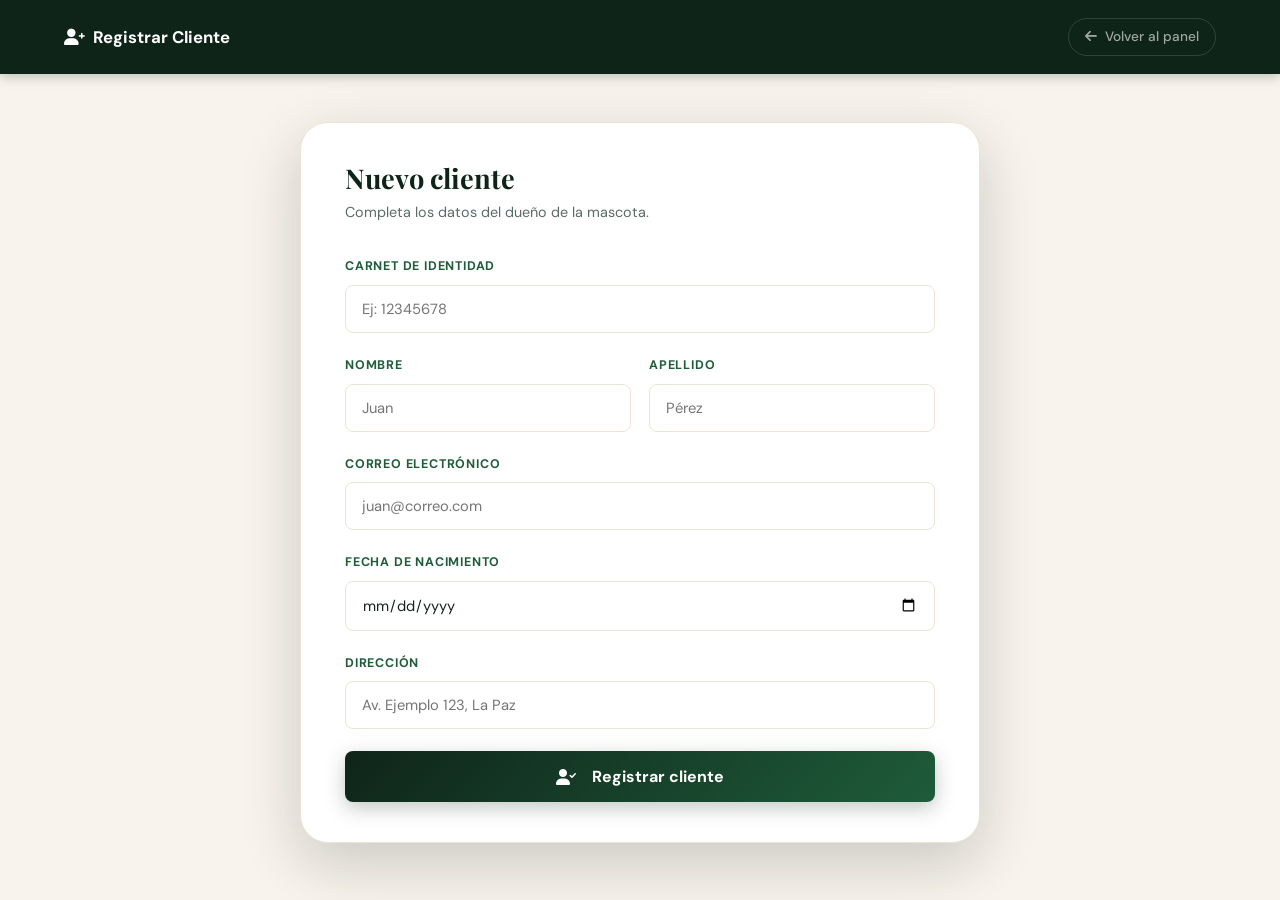
<file: registrar_cliente.html>
<!--registrar_cliente.html-->

<!DOCTYPE html>
<html lang="es">
<head>
  <meta charset="UTF-8">
  <meta name="viewport" content="width=device-width, initial-scale=1.0">
  <title>Smart Paws — Registrar Cliente</title>
  <link rel="stylesheet" href="css/style.css">
  <link rel="stylesheet" href="https://cdnjs.cloudflare.com/ajax/libs/font-awesome/6.0.0/css/all.min.css">
</head>
<body class="form-page">

  <div class="form-topbar">
    <h3><i class="fas fa-user-plus" style="margin-right:8px;"></i>Registrar Cliente</h3>
    <a href="panel-vet.html"><i class="fas fa-arrow-left"></i> Volver al panel</a>
  </div>

  <div class="form-body">
    <div class="form-card">
      <h2>Nuevo cliente</h2>
      <p class="form-subtitle">Completa los datos del dueño de la mascota.</p>
      <form id="form-cliente" class="field-group">
        <div class="field">
          <label>Carnet de identidad</label>
          <input type="number" name="carnetDue" id="cli-carnet" placeholder="Ej: 12345678" required>
        </div>
        <div class="field-row">
          <div class="field">
            <label>Nombre</label>
            <input type="text" name="nombre" id="cli-nombre" placeholder="Juan" required>
          </div>
          <div class="field">
            <label>Apellido</label>
            <input type="text" name="apellido" id="cli-apellido" placeholder="Pérez" required>
          </div>
        </div>
        <div class="field">
          <label>Correo electrónico</label>
          <input type="email" name="usuario" id="cli-usuario" placeholder="juan@correo.com" required>
        </div>
        <div class="field">
          <label>Fecha de nacimiento</label>
          <input type="date" name="fecha_nacimiento" id="cli-nacimiento" required>
        </div>
        <div class="field">
          <label>Dirección</label>
          <input type="text" name="direccion" id="cli-direccion" placeholder="Av. Ejemplo 123, La Paz" required>
        </div>
        <button type="submit" class="btn-submit">
          <i class="fas fa-user-check" style="margin-right:8px;"></i>Registrar cliente
        </button>
      </form>
    </div>
  </div>

  <!-- Modal éxito -->
  <div id="modal-exito" class="modal hidden">
    <div class="modal-content">
      <div style="font-size:2.8rem;margin-bottom:12px;">✅</div>
      <h3>Cliente registrado</h3>
      <p id="modal-info"></p>
      <button onclick="cerrarModal()">Continuar</button>
    </div>
  </div>

<script src="js/registro_dueno.js"></script>
</body>
</html>
</file>
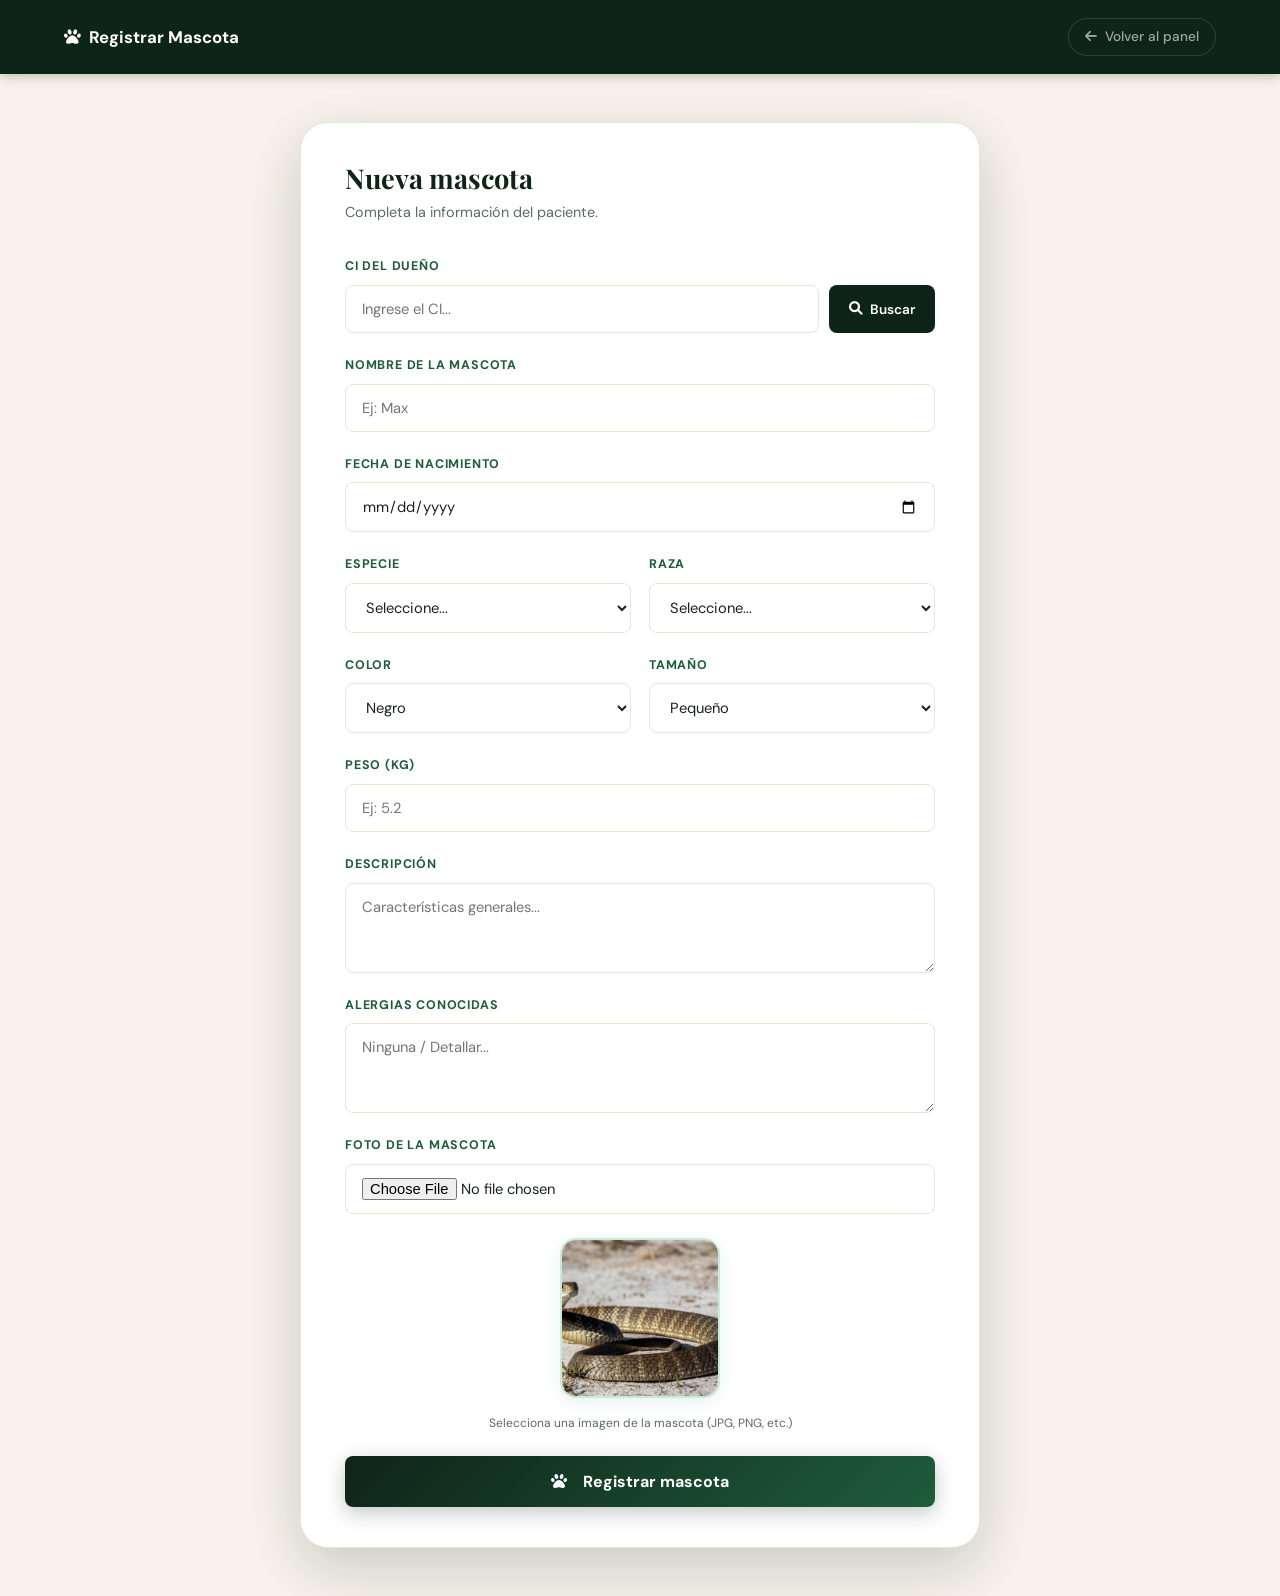
<file: registrar_mascota.html>
<!--registrar_mascota.html-->
<!DOCTYPE html>
<html lang="es">
<head>
  <meta charset="UTF-8">
  <meta name="viewport" content="width=device-width, initial-scale=1.0">
  <title>Smart Paws — Registrar Mascota</title>
  <link rel="stylesheet" href="css/style.css">
  <link rel="stylesheet" href="https://cdnjs.cloudflare.com/ajax/libs/font-awesome/6.0.0/css/all.min.css">
</head>
<body class="form-page">

  <div class="form-topbar">
    <h3><i class="fas fa-paw" style="margin-right:8px;"></i>Registrar Mascota</h3>
    <a href="panel-vet.html"><i class="fas fa-arrow-left"></i> Volver al panel</a>
  </div>

  <div class="form-body">
    <div class="form-card">
      <h2>Nueva mascota</h2>
      <p class="form-subtitle">Completa la información del paciente.</p>
      <form id="form-mascota" enctype="multipart/form-data" class="field-group">

        <div class="field">
          <label>CI del dueño</label>
          <div class="ci-box">
            <input type="number" name="carnetDue" id="masc-cliente" placeholder="Ingrese el CI..." required>
            <button type="button" onclick="buscarCliente()"><i class="fas fa-search"></i> Buscar</button>
          </div>
        </div>

        <div class="field">
          <label>Nombre de la mascota</label>
          <input type="text" name="nombre" placeholder="Ej: Max" required>
        </div>

        <div class="field">
          <label>Fecha de nacimiento</label>
          <input type="date" name="fecha_nacimiento">
        </div>

        <div class="field-row">
          <div class="field">
            <label>Especie</label>
            <select id="especie" name="id_especie" onchange="cargarRazas()" required>
              <option value="">Seleccione...</option>
            </select>
          </div>
          <div class="field">
            <label>Raza</label>
            <select id="raza" name="id_raza" required>
              <option value="">Seleccione...</option>
            </select>
          </div>
        </div>

        <div class="field-row">
          <div class="field">
            <label>Color</label>
            <select name="id_color">
              <option value="1">Negro</option>
              <option value="2">Blanco</option>
              <option value="3">Marrón</option>
            </select>
          </div>
          <div class="field">
            <label>Tamaño</label>
            <select name="tamano">
              <option>Pequeño</option>
              <option>Mediano</option>
              <option>Grande</option>
            </select>
          </div>
        </div>

        <div class="field">
          <label>Peso (kg)</label>
          <input type="number" name="peso" placeholder="Ej: 5.2" step="0.1">
        </div>

        <div class="field">
          <label>Descripción</label>
          <textarea name="descripcion" placeholder="Características generales..."></textarea>
        </div>

        <div class="field">
          <label>Alergias conocidas</label>
          <textarea name="alergias" placeholder="Ninguna / Detallar..."></textarea>
        </div>

        <div class="field">
          <label>Foto de la mascota</label>
          <input type="file" name="foto" accept="image/*" onchange="previewImg(event)">
          <div class="preview">
            <img id="img-preview" src="img/default.png" alt="Vista previa de la mascota">
          </div>
          <p style="font-size:0.75rem;color:var(--texto-suave);margin-top:8px;text-align:center;">
            Selecciona una imagen de la mascota (JPG, PNG, etc.)
          </p>
        </div>

        <button type="submit" class="btn-submit">
          <i class="fas fa-paw" style="margin-right:8px;"></i>Registrar mascota
        </button>
      </form>
    </div>
  </div>

  <script src="js/mascota.js"></script>
</body>
</html>
</file>
<file: css/style.css>
/**style.css*/
@import url('https://fonts.googleapis.com/css2?family=Playfair+Display:ital,wght@0,400;0,700;0,900;1,400;1,700&family=DM+Sans:wght@300;400;500;600;700&display=swap');

:root {
  --verde-oscuro:  #0f2419;
  --verde-medio:   #1e5c3a;
  --verde-vivo:    #3d9970;
  --verde-claro:   #c8ead6;
  --crema:         #f8f3ec;
  --arena:         #ede4d5;
  --ambar:         #e07b39;
  --ambar-claro:   #fdebd0;
  --coral:         #e05555;
  --texto:         #18221e;
  --texto-suave:   #5a6b63;
  --blanco:        #ffffff;
  --negro:         #060d09;

  --sombra-sm: 0 2px 8px rgba(15,36,25,.10);
  --sombra-md: 0 8px 28px rgba(15,36,25,.14);
  --sombra-lg: 0 20px 60px rgba(15,36,25,.20);
  --sombra-xl: 0 32px 80px rgba(15,36,25,.28);

  --radio-sm:   8px;
  --radio-md:   16px;
  --radio-lg:   28px;
  --radio-xl:   40px;
  --radio-pill: 999px;

  --transicion:       0.3s cubic-bezier(.4,0,.2,1);
  --transicion-lenta: 0.6s cubic-bezier(.4,0,.2,1);
}

/* BASE */
*,*::before,*::after{margin:0;padding:0;box-sizing:border-box;}
html{scroll-behavior:smooth;}
body{
  font-family:'DM Sans',sans-serif;
  background:var(--crema);
  color:var(--texto);
  line-height:1.65;
  -webkit-font-smoothing:antialiased;
  }

h1,h2,h3,h4{font-family:'Playfair Display',serif;line-height:1.15;color:var(--verde-oscuro);}
img{max-width:100%;display:block;}
a{color:inherit;text-decoration:none;}
.container{width:90%;max-width:1200px;margin:0 auto;}
::-webkit-scrollbar{width:5px;}
::-webkit-scrollbar-track{background:var(--crema);}
::-webkit-scrollbar-thumb{background:var(--verde-vivo);border-radius:3px;}

/* ANIMACIONES */
@keyframes floatUp{0%,100%{transform:translateY(0);}50%{transform:translateY(-12px);}}
@keyframes pawFloat{0%{transform:translate(0,0) rotate(0deg);opacity:.5;}60%{opacity:.15;}100%{transform:translate(8px,-60px) rotate(20deg);opacity:0;}}
@keyframes pulseDot{0%,100%{box-shadow:0 0 0 0 rgba(61,153,112,.5);}50%{box-shadow:0 0 0 8px rgba(61,153,112,0);}}
@keyframes shimmerBg{0%{background-position:-200% center;}100%{background-position:200% center;}}


/* LOGIN */
.auth-page{min-height:100vh;background:radial-gradient(ellipse 80% 60% at 30% 100%,rgba(61,153,112,.12) 0%,transparent 50%),radial-gradient(ellipse 60% 80% at 80% 0%,rgba(224,123,57,.08) 0%,transparent 50%),var(--crema);display:flex;align-items:center;justify-content:center;padding:32px 16px;}
.auth-wrapper{width:100%;max-width:440px;}
.auth-logo{text-align:center;margin-bottom:28px;}
.auth-logo img{width:72px;height:72px;border-radius:50%;object-fit:cover;margin:0 auto 14px;border:3px solid var(--verde-vivo);box-shadow:0 6px 24px rgba(61,153,112,.35);}
.auth-logo h2{font-size:1.75rem;color:var(--verde-oscuro);letter-spacing:-.02em;}
.auth-logo p{color:var(--texto-suave);font-size:.88rem;margin-top:5px;}
.auth-card{background:var(--blanco);border-radius:var(--radio-lg);padding:36px 40px 40px;box-shadow:var(--sombra-xl);border:1px solid var(--arena);}
.tab-group{display:flex;background:var(--crema);border-radius:var(--radio-pill);padding:5px;margin-bottom:28px;gap:4px;}
.tab-btn{flex:1;border:none;background:none;padding:10px;border-radius:var(--radio-pill);cursor:pointer;font-family:inherit;font-weight:600;font-size:.88rem;color:var(--texto-suave);transition:var(--transicion);}
.tab-btn.active{background:var(--blanco);color:var(--verde-oscuro);box-shadow:0 2px 10px rgba(0,0,0,.10);}
.input-group{display:flex;flex-direction:column;gap:14px;}
.input-group input,.input-group select{width:100%;padding:13px 18px;border:1.5px solid var(--arena);border-radius:var(--radio-sm);font-family:inherit;font-size:.92rem;color:var(--texto);background:var(--blanco);outline:none;transition:var(--transicion);}
.input-group input:focus,.input-group select:focus{border-color:var(--verde-vivo);box-shadow:0 0 0 4px rgba(61,153,112,.10);}
.input-group input::placeholder{color:#c0ccc6;}
.btn-principal{padding:14px;background:linear-gradient(135deg,var(--verde-oscuro),var(--verde-medio));color:var(--blanco);border:none;border-radius:var(--radio-sm);cursor:pointer;font-family:inherit;font-weight:700;font-size:.95rem;transition:var(--transicion);box-shadow:0 4px 14px rgba(15,36,25,.25);}
.btn-principal:hover{transform:translateY(-2px);box-shadow:0 8px 22px rgba(15,36,25,.35);}
.auth-back{position:fixed;top:20px;right:24px;display:flex;align-items:center;gap:7px;color:var(--verde-oscuro);font-weight:600;font-size:.85rem;background:var(--blanco);padding:9px 18px;border-radius:var(--radio-pill);box-shadow:var(--sombra-sm);transition:var(--transicion);z-index:100;border:1px solid var(--arena);}
.auth-back:hover{background:var(--verde-oscuro);color:var(--blanco);border-color:transparent;}
.hidden{display:none!important;}

/* MODAL */
.modal{position:fixed;inset:0;background:rgba(15,36,25,.6);display:flex;align-items:center;justify-content:center;z-index:2000;backdrop-filter:blur(4px);}
.modal-content{background:var(--blanco);border-radius:var(--radio-lg);padding:48px 44px;max-width:520px;text-align:center;box-shadow:0 20px 60px rgba(15,36,25,.3);animation:floatUp 0.4s cubic-bezier(.4,0,.2,1);border:1px solid var(--arena);}
.modal-content h3{font-size:1.4rem;margin-bottom:20px;color:var(--verde-oscuro);font-weight:700;}
.modal-content p{color:var(--texto-suave);font-size:.95rem;margin-bottom:28px;line-height:1.7;}
#modal-info{background:linear-gradient(135deg,rgba(61,153,112,.1),rgba(224,123,57,.05));padding:24px 20px;border-radius:var(--radio-md);border:2px solid var(--verde-claro);font-family:'Courier New',monospace;font-size:1.1rem;font-weight:700;color:var(--verde-oscuro);word-break:break-all;letter-spacing:1px;margin:24px 0 !important;text-align:center;}
.modal-content button{padding:13px 32px;background:linear-gradient(135deg,var(--verde-oscuro),var(--verde-medio));color:var(--blanco);border:none;border-radius:var(--radio-sm);cursor:pointer;font-weight:700;transition:var(--transicion);font-family:inherit;font-size:.95rem;margin-top:12px;width:100%;}
.modal-content button:hover{transform:translateY(-2px);box-shadow:0 6px 20px rgba(15,36,25,.25);}

/* FORM PAGE */
.form-page{background:var(--crema);min-height:100vh;}
.form-topbar{background:var(--verde-oscuro);display:flex;align-items:center;justify-content:space-between;padding:18px 5%;box-shadow:0 2px 12px rgba(0,0,0,.25);}
.form-topbar h3{color:var(--blanco);font-family:'DM Sans',sans-serif;font-weight:700;font-size:1.05rem;}
.form-topbar a{display:flex;align-items:center;gap:8px;color:rgba(255,255,255,.6);font-size:.85rem;font-weight:500;transition:var(--transicion);padding:7px 16px;border-radius:var(--radio-pill);border:1px solid rgba(255,255,255,.14);}
.form-topbar a:hover{color:var(--blanco);background:rgba(255,255,255,.08);}
.form-body{display:flex;justify-content:center;padding:48px 20px;}
.form-card{background:var(--blanco);border-radius:var(--radio-lg);padding:40px 44px;max-width:680px;width:100%;box-shadow:var(--sombra-lg);border:1px solid var(--arena);}
.form-card h2{font-size:1.7rem;margin-bottom:6px;}
.form-subtitle{color:var(--texto-suave);font-size:.9rem;margin-bottom:32px;}
.field-group{display:flex;flex-direction:column;gap:22px;}
.field{display:flex;flex-direction:column;gap:8px;}
.field label{font-size:.78rem;font-weight:700;letter-spacing:.8px;text-transform:uppercase;color:var(--verde-medio);}
.field input,.field select,.field textarea{padding:13px 16px;border:1.5px solid var(--arena);border-radius:var(--radio-sm);font-family:inherit;font-size:.92rem;color:var(--texto);background:var(--blanco);outline:none;transition:var(--transicion);width:100%;}
.field input:focus,.field select:focus,.field textarea:focus{border-color:var(--verde-vivo);box-shadow:0 0 0 4px rgba(61,153,112,.10);}
.field textarea{resize:vertical;min-height:90px;}
.field-row{display:grid;grid-template-columns:1fr 1fr;gap:18px;}
@media(max-width:560px){.field-row{grid-template-columns:1fr;}}
.ci-box{display:flex;gap:10px;}
.ci-box input{flex:1;}
.ci-box button{padding:13px 20px;background:var(--verde-oscuro);color:var(--blanco);border:none;border-radius:var(--radio-sm);cursor:pointer;font-family:inherit;font-weight:600;font-size:.85rem;transition:var(--transicion);white-space:nowrap;display:flex;align-items:center;gap:7px;}
.ci-box button:hover{background:var(--verde-medio);}
.preview{margin-top:16px;display:flex;justify-content:center;}
.preview img{width:160px;height:160px;object-fit:cover;border-radius:var(--radio-md);border:2px solid var(--verde-claro);box-shadow:0 4px 16px rgba(61,153,112,.12);}
.btn-submit{padding:15px;background:linear-gradient(135deg,var(--verde-oscuro),var(--verde-medio));color:var(--blanco);border:none;border-radius:var(--radio-sm);cursor:pointer;font-family:inherit;font-weight:700;font-size:1rem;transition:var(--transicion);box-shadow:0 6px 20px rgba(15,36,25,.25);display:flex;align-items:center;justify-content:center;gap:8px;}
.btn-submit:hover{transform:translateY(-2px);box-shadow:0 10px 28px rgba(15,36,25,.35);}

/* PANEL VETERINARIO */
.vet-page{display:flex;min-height:100vh;background:var(--crema);}
.sidebar{width:264px;
  background:var(--negro);flex-shrink:0;display:flex;flex-direction:column;position:sticky;top:0;height:100vh;overflow-y:auto;}
.vet-info{text-align:center;padding:32px 20px 24px;border-bottom:1px solid rgba(255,255,255,.07);background:linear-gradient(160deg,rgba(30,92,58,.35) 0%,transparent 100%);}
.avatar{width:84px;height:84px;border-radius:50%;border:3px solid var(--verde-vivo);object-fit:cover;margin:0 auto 14px;box-shadow:0 0 0 6px rgba(61,153,112,.14);}
.vet-info h3{color:var(--blanco);font-size:1rem;font-family:'DM Sans',sans-serif;font-weight:700;margin-bottom:4px;}
.vet-info p{color:rgba(255,255,255,.35);font-size:.74rem;}
.sidebar-tag{display:inline-block;background:rgba(61,153,112,.18);color:var(--verde-vivo);font-size:.68rem;font-weight:700;padding:4px 12px;border-radius:var(--radio-pill);margin-top:8px;border:1px solid rgba(61,153,112,.22);letter-spacing:.5px;text-transform:uppercase;}
.side-nav{padding:16px 12px;flex:1;}
.side-nav-section{font-size:.62rem;font-weight:700;letter-spacing:2px;text-transform:uppercase;color:rgba(255,255,255,.18);padding:14px 14px 6px;margin-top:4px;}
.side-nav a{display:flex;align-items:center;gap:11px;color:rgba(255,255,255,.52);text-decoration:none;padding:11px 14px;border-radius:var(--radio-sm);margin-bottom:2px;font-size:.85rem;font-weight:500;transition:var(--transicion);}
.side-nav a i{width:17px;font-size:.83rem;}
.side-nav a:hover{background:rgba(255,255,255,.07);color:var(--blanco);}
.side-nav a.active{background:rgba(61,153,112,.18);color:var(--verde-vivo);font-weight:700;border-left:2px solid var(--verde-vivo);}
.side-nav a.logout{color:rgba(248,113,113,.65);}
.side-nav a.logout:hover{background:rgba(248,113,113,.10);color:#f87171;}
.main-content{flex:1;padding:28px 32px;overflow-y:auto;}
.content-header{display:flex;align-items:center;justify-content:space-between;margin-bottom:28px;padding-bottom:22px;border-bottom:1px solid var(--arena);}
.content-header h1{font-size:1.5rem;letter-spacing:-.02em;}
.header-date{font-size:.78rem;color:var(--texto-suave);background:var(--blanco);padding:7px 16px;border-radius:var(--radio-pill);border:1px solid var(--arena);}
.menu-toggle{
  display:none;
  background:none;
  border:none;
  font-size:1.4rem;
  cursor:pointer;
  color:var(--verde-oscuro);
}
@media(
  max-width:768px
  ){.vet-page{
    flex-direction:column;
  }.sidebar{
    width:100%;
    height:auto;
    position:relative;
    display:none;
  }
.sidebar.active{
  display:flex;}

.menu-toggle{
  display:flex;
  align-items:center;
}

.main-content{padding:20px;}}

/* STATS CARDS */
.stats-row{display:grid;grid-template-columns:repeat(4,1fr);gap:18px;margin-bottom:24px;}
@media(max-width:900px){.stats-row{grid-template-columns:repeat(2,1fr);}}
@media(max-width:480px){.stats-row{grid-template-columns:1fr;}}
.stat-card{background:var(--blanco);border-radius:var(--radio-md);padding:22px 24px;border:1px solid var(--arena);box-shadow:var(--sombra-sm);transition:var(--transicion);position:relative;overflow:hidden;}
.stat-card:hover{transform:translateY(-3px);box-shadow:var(--sombra-md);}
.stat-card::before{content:'';position:absolute;top:0;left:0;width:4px;height:100%;border-radius:4px 0 0 4px;}
.stat-card.verde::before{background:linear-gradient(180deg,var(--verde-vivo),var(--verde-medio));}
.stat-card.ambar::before{background:linear-gradient(180deg,var(--ambar),#c96b2b);}
.stat-card.azul::before{background:linear-gradient(180deg,#60a5fa,#3b82f6);}
.stat-card.coral::before{background:linear-gradient(180deg,#f87171,var(--coral));}
.stat-card-icon{width:44px;height:44px;border-radius:var(--radio-sm);display:flex;align-items:center;justify-content:center;font-size:1.1rem;margin-bottom:14px;}
.stat-card.verde .stat-card-icon{background:var(--verde-claro);color:var(--verde-medio);}
.stat-card.ambar .stat-card-icon{background:var(--ambar-claro);color:var(--ambar);}
.stat-card.azul .stat-card-icon{background:#dbeafe;color:#3b82f6;}
.stat-card.coral .stat-card-icon{background:#fee2e2;color:var(--coral);}
.stat-card .stat-num{font-family:'Playfair Display',serif;font-size:2rem;font-weight:900;color:var(--verde-oscuro);line-height:1;margin-bottom:5px;}
.stat-card .stat-label{font-size:.77rem;color:var(--texto-suave);font-weight:500;}
.stat-card .stat-change{display:inline-flex;align-items:center;gap:4px;font-size:.7rem;font-weight:700;padding:3px 8px;border-radius:var(--radio-pill);margin-top:8px;}
.stat-change.up{background:#dcfce7;color:#16a34a;}
.stat-change.neutral{background:var(--arena);color:var(--texto-suave);}

/* BLOCKS */
.block{background:var(--blanco);border-radius:var(--radio-md);padding:24px 28px;margin-bottom:20px;border:1px solid var(--arena);box-shadow:var(--sombra-sm);}
.block h3{font-size:.95rem;margin-bottom:18px;display:flex;align-items:center;gap:10px;padding-bottom:14px;border-bottom:1px solid var(--arena);}
.card{background:var(--blanco);border-radius:var(--radio-md);padding:24px 28px;border:1px solid var(--arena);box-shadow:var(--sombra-sm);}
.card h3{font-size:.92rem;margin-bottom:16px;display:flex;align-items:center;gap:10px;}



.card .actions{display:flex;gap:8px;margin-top:12px;}
.card .actions button{padding:6px 14px;background:var(--verde-oscuro);color:var(--blanco);border:none;border-radius:var(--radio-sm);cursor:pointer;font-family:inherit;font-weight:600;font-size:.8rem;transition:var(--transicion);}
.card .actions button:hover{background:var(--verde-medio);}
.mascota-item{display:flex;justify-content:space-between;align-items:center;padding:12px 0;border-bottom:1px solid var(--arena);font-size:.86rem;}
.mascota-item:last-child{border-bottom:none;}
.search-section{background:var(--blanco);border-radius:var(--radio-md);padding:24px 28px;margin-bottom:20px;border:1px solid var(--arena);box-shadow:var(--sombra-sm);}
.search-section h3{font-size:.92rem;margin-bottom:16px;}
.search-box{display:flex;gap:10px;}
.search-box input{flex:1;padding:12px 18px;border:1.5px solid var(--arena);border-radius:var(--radio-sm);font-family:inherit;font-size:.9rem;color:var(--texto);background:var(--crema);outline:none;transition:var(--transicion);}
.search-box input:focus{border-color:var(--verde-vivo);background:var(--blanco);}
.search-box button{padding:12px 22px;background:var(--verde-oscuro);color:var(--blanco);border:none;border-radius:var(--radio-sm);cursor:pointer;font-family:inherit;font-weight:700;font-size:.85rem;transition:var(--transicion);display:flex;align-items:center;gap:7px;}
.search-box button:hover{background:var(--verde-medio);}
.status-badge{display:inline-flex;align-items:center;gap:5px;font-size:.72rem;font-weight:700;padding:3px 10px;border-radius:var(--radio-pill);}
.status-badge.pendiente{background:#fef3c7;color:#d97706;}
.status-badge.completado{background:#dcfce7;color:#16a34a;}
.status-badge.urgente{background:#fee2e2;color:#dc2626;}
</file>
<file: css/home.css>
/* HEADER */
/* CABECERA */
.main-header{background:rgba(15,36,25,.97);backdrop-filter:blur(20px);position:sticky;top:0;z-index:1000;border-bottom:1px solid rgba(255,255,255,.06);}
.header-flex{display:flex;justify-content:space-between;align-items:center;height:72px;}
.logo{display:flex;align-items:center;gap:12px;font-family:'Playfair Display',serif;font-weight:700;font-size:1.45rem;color:var(--blanco);letter-spacing:-.02em;}
.logo img{height:44px;width:44px;border-radius:50%;object-fit:cover;border:2px solid var(--verde-vivo);box-shadow:0 0 16px rgba(61,153,112,.4);}
.nav-menu ul{display:flex;list-style:none;gap:2px;align-items:center;}
.nav-menu a{color:rgba(255,255,255,.65);font-size:.88rem;font-weight:500;padding:8px 16px;border-radius:var(--radio-pill);transition:var(--transicion);}
.nav-menu a:hover{color:var(--blanco);background:rgba(255,255,255,.08);}
.nav-menu a.btn-nav{background:linear-gradient(135deg,var(--ambar),#c96b2b);color:var(--blanco);font-weight:700;box-shadow:0 4px 14px rgba(224,123,57,.4);}
.nav-menu a.btn-nav:hover{transform:translateY(-2px);box-shadow:0 6px 20px rgba(224,123,57,.5);}
.menu-toggle{display:none;
  background:none;
  border:none;
  color:var(--blanco);
  font-size:1.4rem;
  cursor:pointer;}

@media(max-width:768px){
  .menu-toggle{
    display:flex;
    align-items:center;}
  .nav-menu{display:none;position:absolute;top:72px;left:0;width:100%;background:rgba(15,36,25,.98);backdrop-filter:blur(20px);padding:16px 20px 24px;border-top:1px solid rgba(255,255,255,.08);}
  .nav-menu.active{display:block;}
  .nav-menu ul{flex-direction:column;gap:4px;}
  .nav-menu a{display:block;padding:12px 16px;}
}


/* HERO */
/* HERO */
.hero{background:var(--verde-oscuro);position:relative;overflow:hidden;padding:110px 0 100px;}
.hero-bg{position:absolute;inset:0;background:radial-gradient(ellipse 60% 80% at 75% 50%,rgba(61,153,112,.18) 0%,transparent 60%),radial-gradient(ellipse 40% 60% at 15% 70%,rgba(224,123,57,.12) 0%,transparent 50%);pointer-events:none;}
.hero-circle{position:absolute;right:-120px;top:-120px;width:600px;height:600px;border-radius:50%;border:80px solid rgba(61,153,112,.05);pointer-events:none;}
.hero-circle-2{position:absolute;left:-80px;bottom:-80px;width:380px;height:380px;border-radius:50%;border:60px solid rgba(224,123,57,.04);pointer-events:none;}
.hero-paws{position:absolute;inset:0;pointer-events:none;overflow:hidden;}
.hero-paws span{position:absolute;font-size:1.2rem;opacity:.08;animation:pawFloat 9s ease-in-out infinite;}
.hero-paws span:nth-child(1){left:8%;bottom:25%;animation-delay:0s;}
.hero-paws span:nth-child(2){left:22%;bottom:8%;animation-delay:1.8s;font-size:.9rem;}
.hero-paws span:nth-child(3){left:65%;bottom:12%;animation-delay:3.4s;font-size:.75rem;}
.hero-paws span:nth-child(4){right:12%;bottom:35%;animation-delay:2.2s;}
.hero-paws span:nth-child(5){right:28%;bottom:6%;animation-delay:4.8s;font-size:1.5rem;}
.hero-inner{position:relative;z-index:1;display:grid;grid-template-columns:1fr 1fr;gap:72px;align-items:center;}
.hero-text .eyebrow{display:inline-flex;align-items:center;gap:8px;background:rgba(61,153,112,.14);color:var(--verde-vivo);font-size:.74rem;font-weight:700;letter-spacing:2.5px;text-transform:uppercase;padding:7px 16px;border-radius:var(--radio-pill);margin-bottom:24px;border:1px solid rgba(61,153,112,.28);}
.hero-text h1{color:var(--blanco);font-size:clamp(2.4rem,4.8vw,3.8rem);font-weight:900;margin-bottom:22px;letter-spacing:-.02em;line-height:1.08;}
.hero-text h1 em{font-style:italic;color:transparent;background:linear-gradient(135deg,var(--verde-vivo) 0%,#84efbe 100%);-webkit-background-clip:text;background-clip:text;}
.hero-text p{color:rgba(255,255,255,.6);font-size:1.05rem;max-width:440px;margin-bottom:40px;line-height:1.72;}
.hero-actions{display:flex;gap:14px;flex-wrap:wrap;}
.btn-primary{display:inline-flex;align-items:center;gap:9px;background:linear-gradient(135deg,var(--ambar) 0%,#c55e20 100%);color:var(--blanco);font-weight:700;font-size:.95rem;padding:15px 30px;border-radius:var(--radio-pill);border:none;cursor:pointer;transition:var(--transicion);box-shadow:0 6px 20px rgba(224,123,57,.4);font-family:'DM Sans',sans-serif;}
.btn-primary:hover{transform:translateY(-3px);box-shadow:0 10px 28px rgba(224,123,57,.55);}
.btn-outline{display:inline-flex;align-items:center;gap:9px;background:transparent;color:rgba(255,255,255,.82);font-weight:600;font-size:.95rem;padding:14px 30px;border-radius:var(--radio-pill);border:1.5px solid rgba(255,255,255,.22);cursor:pointer;transition:var(--transicion);font-family:'DM Sans',sans-serif;}
.btn-outline:hover{background:rgba(255,255,255,.08);border-color:rgba(255,255,255,.5);transform:translateY(-2px);}
.hero-stats{display:flex;gap:0;margin-top:52px;background:rgba(255,255,255,.05);border-radius:var(--radio-md);border:1px solid rgba(255,255,255,.08);overflow:hidden;}
.hero-stats .stat{flex:1;padding:20px 24px;border-right:1px solid rgba(255,255,255,.08);}
.hero-stats .stat:last-child{border-right:none;}
.hero-stats .stat span{display:block;font-family:'Playfair Display',serif;font-size:2rem;font-weight:900;color:var(--verde-vivo);letter-spacing:-.02em;}
.hero-stats .stat small{color:rgba(255,255,255,.4);font-size:.74rem;letter-spacing:.5px;}
.hero-image{position:relative;display:flex;justify-content:center;}
.hero-image-frame{position:relative;width:100%;max-width:440px;}
.hero-image img{width:100%;border-radius:var(--radio-xl);object-fit:cover;aspect-ratio:4/3;box-shadow:var(--sombra-xl);position:relative;z-index:1;}
.hero-image-glow{position:absolute;inset:-20px;border-radius:calc(var(--radio-xl) + 20px);background:radial-gradient(ellipse at center,rgba(61,153,112,.22) 0%,transparent 70%);pointer-events:none;}
.hero-badge{position:absolute;bottom:-20px;left:-28px;background:var(--blanco);border-radius:var(--radio-md);padding:14px 20px;box-shadow:var(--sombra-lg);display:flex;align-items:center;gap:14px;z-index:2;animation:floatUp 4s ease-in-out infinite;}
.hero-badge .badge-icon{width:46px;height:46px;background:linear-gradient(135deg,var(--verde-claro),#a8dfc0);border-radius:var(--radio-sm);display:flex;align-items:center;justify-content:center;font-size:1.3rem;}
.hero-badge .badge-text strong{display:block;font-size:.9rem;color:var(--verde-oscuro);font-family:'DM Sans',sans-serif;}
.hero-badge .badge-text span{font-size:.75rem;color:var(--texto-suave);}
.hero-badge-2{position:absolute;top:-16px;right:-16px;background:rgba(30,92,58,.95);backdrop-filter:blur(10px);border-radius:var(--radio-md);padding:12px 18px;box-shadow:var(--sombra-md);display:flex;align-items:center;gap:10px;z-index:2;animation:floatUp 5s ease-in-out infinite;animation-delay:1s;border:1px solid rgba(61,153,112,.3);}
.pulse-dot{width:9px;height:9px;border-radius:50%;background:#4ade80;animation:pulseDot 2s ease infinite;}
.hero-badge-2 span{color:rgba(255,255,255,.88);font-size:.82rem;font-weight:600;}
@media(max-width:900px){

  .hero{
    padding:80px 0 70px;
  }

  .hero-inner{
    display:flex;
    flex-direction:column;
    gap:40px;
  }

  .hero-text{
    width:100%;
  }

  .hero-image{
    display:none;
  }

  .hero-stats{
    flex-wrap:wrap;
  }

  .hero-stats .stat{
    min-width:50%;
  }

}

/* COMO FUNCIONA */
.como-bg{background:var(--verde-oscuro);position:relative;overflow:hidden;}
.como-bg::before{content:'';position:absolute;inset:0;background:radial-gradient(ellipse 70% 80% at 80% 50%,rgba(61,153,112,.12) 0%,transparent 60%);pointer-events:none;}
.como-header{text-align:center;margin-bottom:64px;}
.como-header .section-label{color:var(--verde-vivo);}
.como-header .section-title{color:var(--blanco);}
.como-header p{color:rgba(255,255,255,.5);max-width:500px;margin:0 auto;font-size:.95rem;}
.pasos-grid{display:grid;grid-template-columns:repeat(3,1fr);gap:28px;position:relative;z-index:1;}
.paso{position:relative;background:rgba(255,255,255,.05);border:1px solid rgba(255,255,255,.08);border-radius:var(--radio-lg);padding:40px 30px;transition:var(--transicion);overflow:hidden;}
.paso::before{content:'';position:absolute;top:0;left:0;right:0;height:2px;background:linear-gradient(90deg,var(--verde-vivo),var(--ambar));transform:scaleX(0);transform-origin:left;transition:var(--transicion-lenta);}
.paso:hover{transform:translateY(-6px);background:rgba(255,255,255,.08);}
.paso:hover::before{transform:scaleX(1);}
.paso-num{font-family:'Playfair Display',serif;font-size:5rem;font-weight:900;color:rgba(61,153,112,.14);line-height:1;margin-bottom:14px;letter-spacing:-.05em;}
.paso-icon{width:52px;height:52px;background:rgba(61,153,112,.14);border-radius:var(--radio-md);display:flex;align-items:center;justify-content:center;font-size:1.35rem;color:var(--verde-vivo);margin-bottom:18px;transition:var(--transicion);}
.paso:hover .paso-icon{background:var(--verde-vivo);color:var(--blanco);}
.paso h3{color:var(--blanco);font-size:1.15rem;margin-bottom:10px;}
.paso p{color:rgba(255,255,255,.5);font-size:.88rem;line-height:1.68;}
@media(max-width:768px){.pasos-grid{grid-template-columns:1fr;gap:18px;}}

/* ESPECIALIDADES */
.especialidades-bg{background:var(--crema);}
.especialidades-header{text-align:center;margin-bottom:56px;}
.grid-especialidades{display:grid;grid-template-columns:repeat(auto-fit,minmax(260px,1fr));gap:24px;}
.card-especialidad{background:var(--blanco);padding:40px 28px;border-radius:var(--radio-md);text-align:center;box-shadow:var(--sombra-sm);border:1px solid var(--arena);transition:var(--transicion);position:relative;overflow:hidden;cursor:default;}
.card-especialidad::before{content:'';position:absolute;bottom:0;left:0;right:0;height:3px;background:linear-gradient(90deg,var(--verde-vivo),var(--ambar));transform:scaleX(0);transform-origin:center;transition:var(--transicion);}
.card-especialidad:hover{transform:translateY(-8px);box-shadow:var(--sombra-lg);}
.card-especialidad:hover::before{transform:scaleX(1);}
.card-especialidad .card-icon{width:68px;height:68px;background:linear-gradient(135deg,var(--verde-claro),#b8e8ca);border-radius:var(--radio-md);display:flex;align-items:center;justify-content:center;margin:0 auto 20px;font-size:1.6rem;color:var(--verde-medio);transition:var(--transicion);}
.card-especialidad:hover .card-icon{background:linear-gradient(135deg,var(--verde-medio),var(--verde-vivo));color:var(--blanco);transform:scale(1.08) rotate(-4deg);}
.card-especialidad h3{font-size:1.05rem;margin-bottom:10px;}
.card-especialidad p{color:var(--texto-suave);font-size:.88rem;}
.fade-up{opacity:0;transform:translateY(40px);transition:opacity .7s ease,transform .7s ease;}
.fade-up.visible{opacity:1;transform:translateY(0);}
.fade-up:nth-child(2){transition-delay:.1s;}
.fade-up:nth-child(3){transition-delay:.2s;}
.fade-up:nth-child(4){transition-delay:.3s;}
.fade-up:nth-child(5){transition-delay:.4s;}
.fade-up:nth-child(6){transition-delay:.5s;}

/* HISTORIA */
.historia-bg{background:var(--blanco);}
.grid-2{display:grid;grid-template-columns:1fr 1fr;gap:72px;align-items:center;}
@media(max-width:768px){.grid-2{grid-template-columns:1fr;gap:32px;}}
.text-content p{color:var(--texto-suave);font-size:1rem;margin-bottom:22px;line-height:1.75;}
.image-content{position:relative;}
.image-content img{width:100%;border-radius:var(--radio-xl);box-shadow:var(--sombra-lg);object-fit:cover;aspect-ratio:4/3;}
.image-content::before{content:'';position:absolute;bottom:-16px;right:-16px;width:100%;height:100%;border-radius:var(--radio-xl);border:2px solid var(--arena);z-index:-1;}
.feature-list{display:flex;flex-direction:column;gap:12px;margin:24px 0;}
.feature-item{display:flex;align-items:center;gap:14px;padding:12px 18px;background:var(--crema);border-radius:var(--radio-sm);border-left:3px solid var(--verde-vivo);}
.feature-item i{color:var(--verde-vivo);font-size:.9rem;width:16px;}
.feature-item span{font-size:.9rem;font-weight:500;color:var(--texto);}

/* TESTIMONIOS */
.testimonios-bg{background:linear-gradient(160deg,#f0ede7 0%,var(--crema) 50%,#e8f4ec 100%);}
.testimonios-header{text-align:center;margin-bottom:56px;}
.testimonios-grid{display:grid;grid-template-columns:repeat(auto-fit,minmax(290px,1fr));gap:28px;}
.testimonio{background:var(--blanco);border-radius:var(--radio-lg);padding:36px 32px;box-shadow:var(--sombra-sm);border:1px solid var(--arena);position:relative;transition:var(--transicion);}
.testimonio:hover{transform:translateY(-6px);box-shadow:var(--sombra-md);}
.testimonio::before{content:'"';position:absolute;top:16px;right:24px;font-family:'Playfair Display',serif;font-size:5rem;color:var(--verde-claro);line-height:1;}
.testimonio-stars{display:flex;gap:3px;margin-bottom:16px;}
.testimonio-stars i{color:#f59e0b;font-size:.82rem;}
.testimonio p{color:var(--texto-suave);font-size:.92rem;line-height:1.72;margin-bottom:24px;font-style:italic;}
.testimonio-autor{display:flex;align-items:center;gap:14px;}
.autor-avatar{width:46px;height:46px;border-radius:50%;background:linear-gradient(135deg,var(--verde-claro),#a8dfc0);display:flex;align-items:center;justify-content:center;font-size:1.1rem;font-family:'Playfair Display',serif;font-weight:900;color:var(--verde-medio);flex-shrink:0;}
.autor-info strong{display:block;font-size:.88rem;color:var(--texto);}
.autor-info span{font-size:.76rem;color:var(--texto-suave);}
.autor-mascota{margin-left:auto;background:var(--verde-claro);color:var(--verde-medio);font-size:.7rem;font-weight:700;padding:4px 12px;border-radius:var(--radio-pill);letter-spacing:.3px;}

/* CTA BAND */
.cta-band{background:linear-gradient(135deg,var(--verde-oscuro) 0%,#1e5c3a 100%);padding:80px 0;position:relative;overflow:hidden;}
.cta-band::before{content:'';position:absolute;inset:0;background:radial-gradient(ellipse 60% 100% at 80% 50%,rgba(61,153,112,.2) 0%,transparent 60%);}
.cta-inner{position:relative;z-index:1;display:grid;grid-template-columns:1fr auto;gap:40px;align-items:center;}
.cta-text h2{color:var(--blanco);font-size:clamp(1.8rem,3vw,2.4rem);margin-bottom:10px;}
.cta-text p{color:rgba(255,255,255,.55);font-size:.98rem;max-width:500px;}
.cta-actions{display:flex;gap:12px;flex-wrap:wrap;align-items:center;}
@media(max-width:768px){.cta-inner{grid-template-columns:1fr;}.cta-actions{justify-content:flex-start;}}


/* FOOTER */
.main-footer{background:var(--negro);color:rgba(255,255,255,.72);}
.footer-top{border-bottom:1px solid rgba(255,255,255,.07);padding:20px 0;}
.footer-top-flex{display:flex;justify-content:space-between;align-items:center;}
.footer-links-top a{color:rgba(255,255,255,.42);font-size:.74rem;margin-right:24px;letter-spacing:.8px;text-transform:uppercase;transition:var(--transicion);}
.footer-links-top a:hover{color:var(--blanco);}
.footer-social{display:flex;gap:6px;}
.footer-social a{width:36px;height:36px;border-radius:50%;background:rgba(255,255,255,.06);display:flex;align-items:center;justify-content:center;color:rgba(255,255,255,.42);font-size:.88rem;transition:var(--transicion);}
.footer-social a:hover{background:var(--verde-vivo);color:var(--blanco);}
.footer-main{padding:56px 0 40px;}
.footer-grid-custom{display:grid;grid-template-columns:1.5fr 1.4fr;gap:56px;}
.footer-info h3,.footer-newsletter h3{font-family:'Playfair Display',serif;font-size:1.1rem;font-weight:700;color:var(--blanco);margin-bottom:20px;}
.city-title{font-weight:700;color:var(--verde-vivo);margin-bottom:6px;font-size:.88rem;}
.footer-info p{font-size:.84rem;margin-bottom:5px;opacity:.62;}
.footer-info a{color:rgba(255,255,255,.42);font-size:.84rem;transition:var(--transicion);}
.footer-info a:hover{color:var(--blanco);}
.newsletter-form{display:flex;gap:8px;margin-top:12px;}
.newsletter-form input{flex:1;padding:12px 18px;background:rgba(255,255,255,.07);border:1px solid rgba(255,255,255,.11);border-radius:var(--radio-sm);color:var(--blanco);font-family:inherit;font-size:.88rem;outline:none;transition:var(--transicion);}
.newsletter-form input::placeholder{color:rgba(255,255,255,.25);}
.newsletter-form input:focus{border-color:var(--verde-vivo);}
.newsletter-form button{padding:12px 22px;background:var(--ambar);border:none;color:var(--blanco);font-family:inherit;font-weight:700;font-size:.82rem;border-radius:var(--radio-sm);cursor:pointer;transition:var(--transicion);white-space:nowrap;}
.newsletter-form button:hover{background:#c96b2b;}
.back-to-top{background:rgba(255,255,255,.04);text-align:right;padding:12px 5%;}
.back-to-top a{color:rgba(255,255,255,.28);}

/* SECCIONES BASE */
.section-padding{padding:100px 0;}
.section-label{display:inline-flex;align-items:center;gap:10px;color:var(--verde-medio);font-size:.72rem;font-weight:700;letter-spacing:2.5px;text-transform:uppercase;margin-bottom:14px;}
.section-label::before{content:'';display:inline-block;width:28px;height:2px;background:linear-gradient(90deg,var(--verde-vivo),var(--ambar));border-radius:2px;}
.section-title{font-size:clamp(2rem,3.5vw,2.8rem);margin-bottom:16px;letter-spacing:-.02em;}


/* RESPONSIVE HOME */
@media(max-width:768px){.pasos-grid{grid-template-columns:1fr;gap:18px;}}


html,
body{
  overflow-x:hidden;
}

*{
  box-sizing:border-box;
}

img{
  max-width:100%;
  display:block;
}
</file>
<file: css/shop.css>
/* =========================================================
   MINI TIENDA HOME
========================================================= */

.shop-preview{
    background:#f6efe4;
}

/* HEADER */

.shop-header{
    text-align:center;
    margin-bottom:25px;
}

.shop-preview-text{
    max-width:650px;
    margin:auto;
    color:#666;
    font-size:1rem;
    line-height:1.7;
}

/* INFO */

.info-text{
    text-align:center;
    margin-bottom:25px;
    color:#666;
    font-size:.95rem;
}

.info-text i{
    color:#e67e22;
}

/* BUSCADOR */

.search-container{
    display:flex;
    gap:12px;
    margin-bottom:35px;
    flex-wrap:wrap;
    justify-content:center;
}

.search-container input{
    flex:1;
    min-width:260px;
    max-width:500px;
    padding:14px 18px;
    border-radius:14px;
    border:1px solid #ddd;
    outline:none;
    font-size:.95rem;
}

.search-container button{
    border:none;
    background:#1f8f5f;
    color:#fff;
    padding:14px 22px;
    border-radius:14px;
    cursor:pointer;
    font-weight:700;
    transition:.25s;
}

.search-container button:hover{
    background:#166847;
}

/* GRID */

.product-grid{
    display:grid;
    grid-template-columns:repeat(auto-fit,minmax(260px,1fr));
    gap:25px;
    align-items:stretch;
}
/* CARD */

.prod-card{
    background:#fff;
    border-radius:22px;
    overflow:hidden;
    box-shadow:0 10px 25px rgba(0,0,0,.08);
    transition:.3s ease;
    display:flex;
    flex-direction:column;
    border:1px solid #eee;

    height:100%;
    min-height:520px;
}

.prod-card:hover{
    transform:translateY(-6px);
}

/* IMAGEN */

.prod-img-wrap{
    width:100%;
    height:240px;
    background:#f8f8f8;
    display:flex;
    align-items:center;
    justify-content:center;
    overflow:hidden;
    padding:18px;
    position:relative;
    flex-shrink:0;
}

.prod-img-wrap img{
    width:100%;
    height:100%;
    object-fit:contain;
    display:block;
}

/* BADGES */

.stock-badge{
    position:absolute;
    top:14px;
    left:14px;
    padding:6px 12px;
    border-radius:50px;
    font-size:.75rem;
    font-weight:700;
    color:#fff;
}

.stock-ok{
    background:#2ecc71;
}

.stock-low{
    background:#f39c12;
}

.stock-out{
    background:#e74c3c;
}

/* INFO CARD */

.prod-info{
    padding:20px;
    display:flex;
    flex-direction:column;
    gap:10px;
    flex:1;
}

.prod-categoria{
    font-size:.75rem;
    text-transform:uppercase;
    letter-spacing:.8px;
    color:#888;
    font-weight:700;
}

.prod-nombre{
    font-size:1.1rem;
    font-weight:800;
    color:#111;
    min-height:48px;
}

.prod-desc{
    color:#666;
    font-size:.92rem;
    line-height:1.5;
    min-height:70px;
}

.prod-precio{
    font-size:1.3rem;
    font-weight:800;
    color:#e67e22;
}

.prod-precio span{
    font-size:.8rem;
    color:#888;
    font-weight:500;
}

/* BOTÓN */

.btn-carrito{
    margin-top:auto;
    border:none;
    background:#1f8f5f;
    color:#fff;
    padding:13px;
    border-radius:14px;
    cursor:pointer;
    font-weight:700;
    transition:.25s;
    font-size:.95rem;
}

.btn-carrito:hover{
    background:#166847;
}

/* RESPONSIVE */

@media(max-width:768px){

    /*.product-grid{
        grid-template-columns:1fr;
    }*/

    .prod-img-wrap{
        height:220px;
    }

    .search-container{
        flex-direction:column;
        align-items:stretch;
    }

}
</file>
